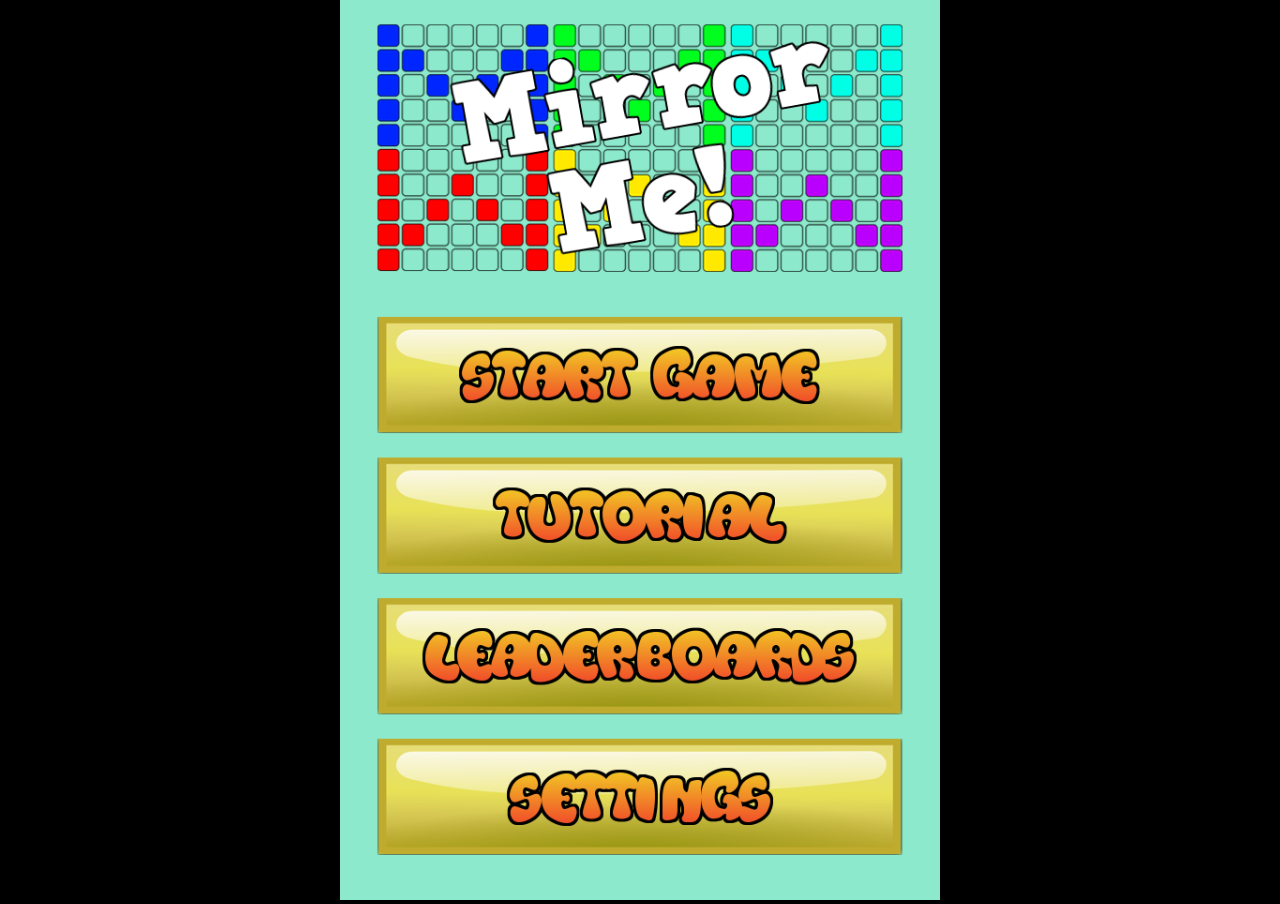
<file: demo/MIRRORME/index.html>
﻿<!DOCTYPE html>
<html lang="en">
<html>
	<head>
		<meta charset="UTF-8">
		<meta name="viewport" content="width=device-width,user-scalable=no,initial-scale=1.0" />
		<meta name="apple-mobile-web-app-capable" content="yes" />
		<title>MirrorMe!</title>
		<link type="text/css" href="css/game_base.css" rel="stylesheet" />
		<script type="text/javascript" src="js/jquery.min.js"></script>
		<script type="text/javascript" src="js/createjs.min.js"></script>
		<script type="text/javascript" src="js/jquery.cookie.js"></script>
		<script type="text/javascript" src="js/game_base.js"></script>
		<script type="text/javascript" src="js/main.js"></script>
		<script>
		var fbLink = 'http://www.facebook.com/sharer/sharer.php?u='+WEB_DIR;
		var twLink = 'http://www.twitter.com/share?url='+WEB_DIR;
		var gplusLink = 'https://plus.google.com/share?url='+WEB_DIR;
				
		function goFB() {
			window.location = fbLink;					
		}
		
		function goTwitter() {
			window.location = twLink;					
		}
		
		function goGPlus() {
			window.location = gplusLink;					
		}
		
		function goAchievement(star, level) {
			var slink;
			var cvalue;
			if(IS_MOBILE) cvalue = testId;
			else {
				//check cookie
				cvalue = getCookie(MM_COOKIE);
				if(cvalue == null) {
					setCookie(MM_COOKIE);
					cvalue = getCookie(MM_COOKIE);
				}
			}
			slink = ACHIEVEMENT_DIR + "?u=" + rota13(cvalue) + "&v=" + rota13(star) + "&w=" + rota13(level);
			window.location = slink;
		}
		
		function goBoard() {
			var slink;
			var cvalue;
			if(IS_MOBILE) cvalue = testId;
			else {
				//check cookie
				cvalue = getCookie(MM_COOKIE);
				if(cvalue == null) {
					setCookie(MM_COOKIE);
					cvalue = getCookie(MM_COOKIE);
				}
			}
			slink = BOARD_DIR + "?u=" + rota13(cvalue);
			window.location = slink;
		}
				
		function submitScore(score) {
			var xmlhttp;
			var slink;
			//var cvalue;
			
			/*
			if(IS_MOBILE) cvalue = testId;
			else {
				//check cookie
				cvalue = getCookie(MM_COOKIE);
				if(cvalue == null) {
					setCookie(MM_COOKIE);
					cvalue = getCookie(MM_COOKIE);
				}
			}*/
			//check cookie
			var cvalue = getCookie(MM_COOKIE);
			if(cvalue == null) {
				setCookie(MM_COOKIE);
				cvalue = getCookie(MM_COOKIE);
			}
			if(cvalue == null) cvalue = testId;			
			slink = BOARD_DIR + "?u=" + rota13(cvalue) + "&v=" + rota13(score);
			
			// new xml http request
			if (window.XMLHttpRequest) {
				// for IE7+, Firefox, Chrome, Opera, Safari
				xmlhttp = new XMLHttpRequest();
			} else {
				// for IE6, IE5
				xmlhttp = new ActiveXObject("Microsoft.XMLHTTP");
			}
			xmlhttp.onreadystatechange = function() {
				if (xmlhttp.readyState == 4 && xmlhttp.status == 200) {
					//document.getElementById("myDiv").innerHTML=xmlhttp.responseText;
				}
			}
			xmlhttp.open("GET",slink,true);
			xmlhttp.send();			
		}
		
		function genId() {
			var base = 10000000;
			return base + Math.floor((Math.random() * base) + 1);
		}
		
		function setCookie(cname) {
			$.cookie(cname, genId(), {expires: 30});
		}
		
		function getCookie(cname) {
			return $.cookie(cname);
		}
		</script>
		
	</head>
	<body>
		<canvas id="stage">MirrorMe!</canvas>		
	</body>
</html>
</file>
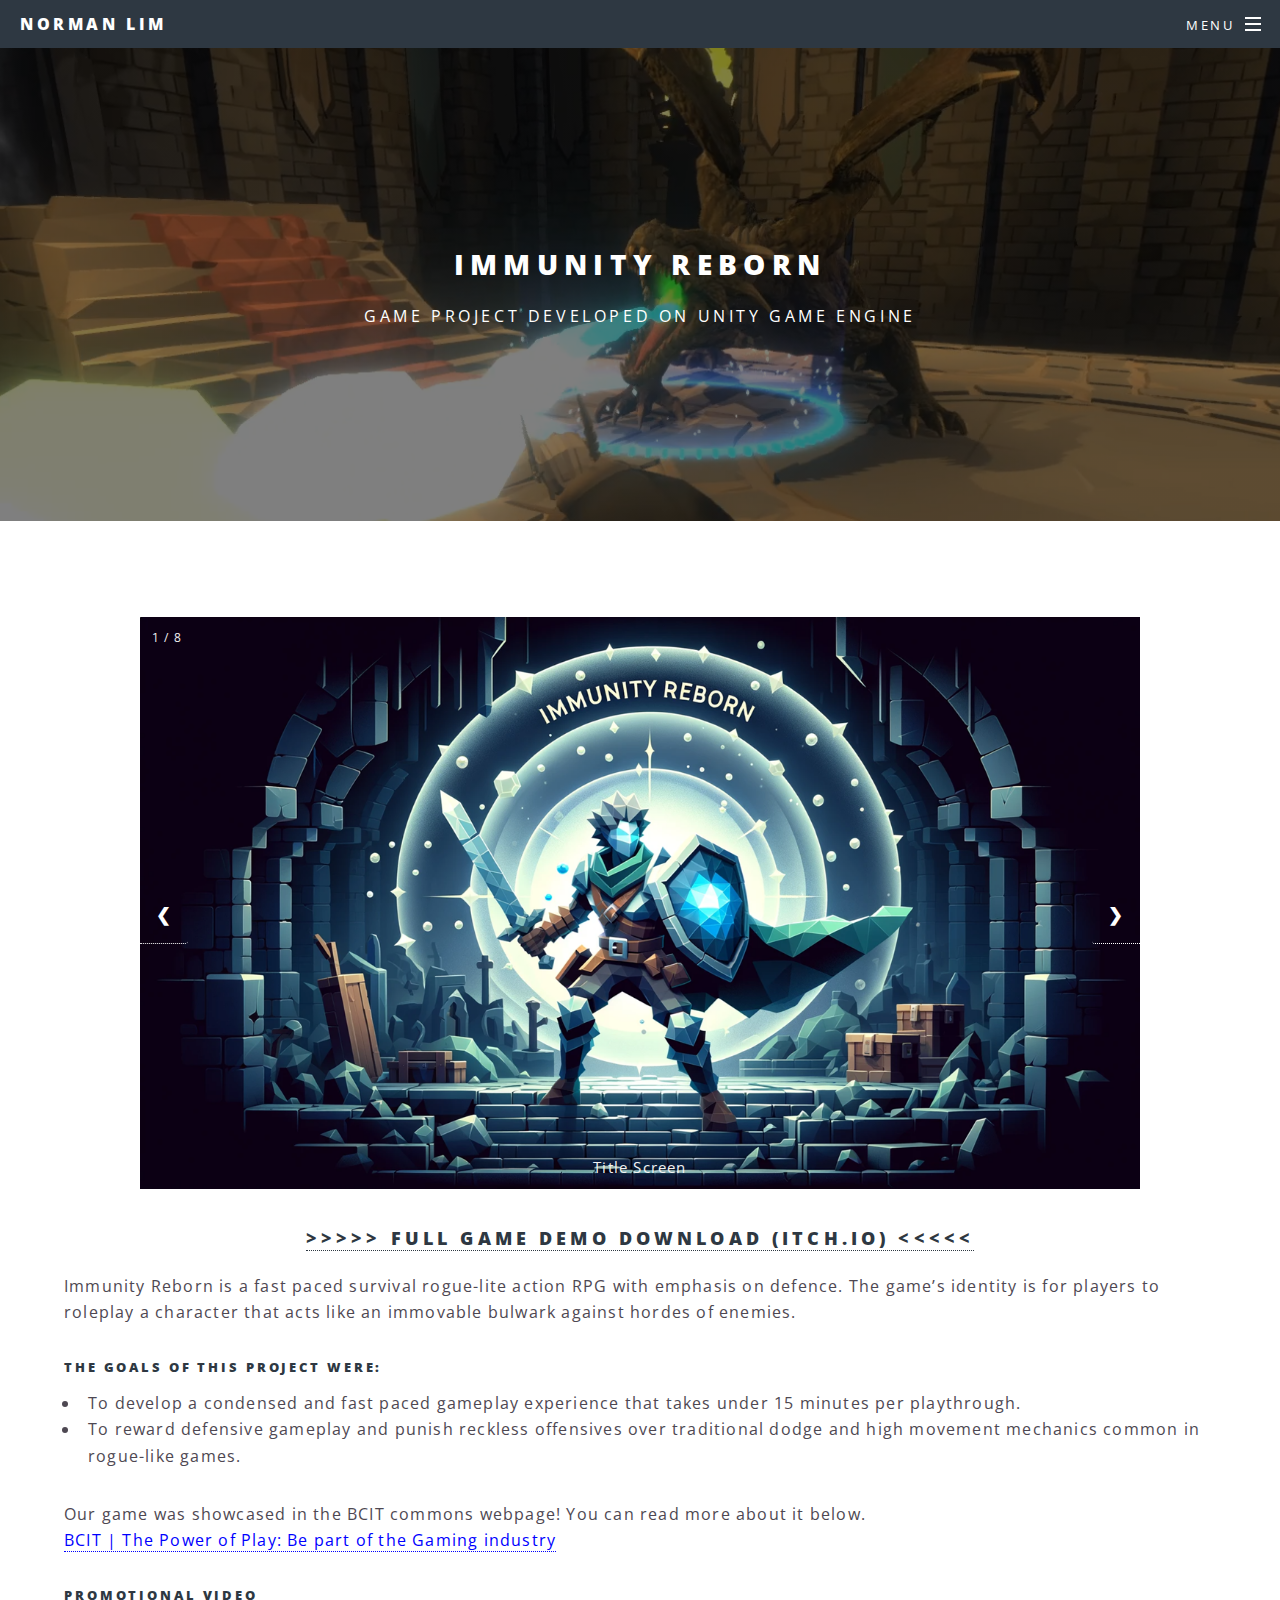
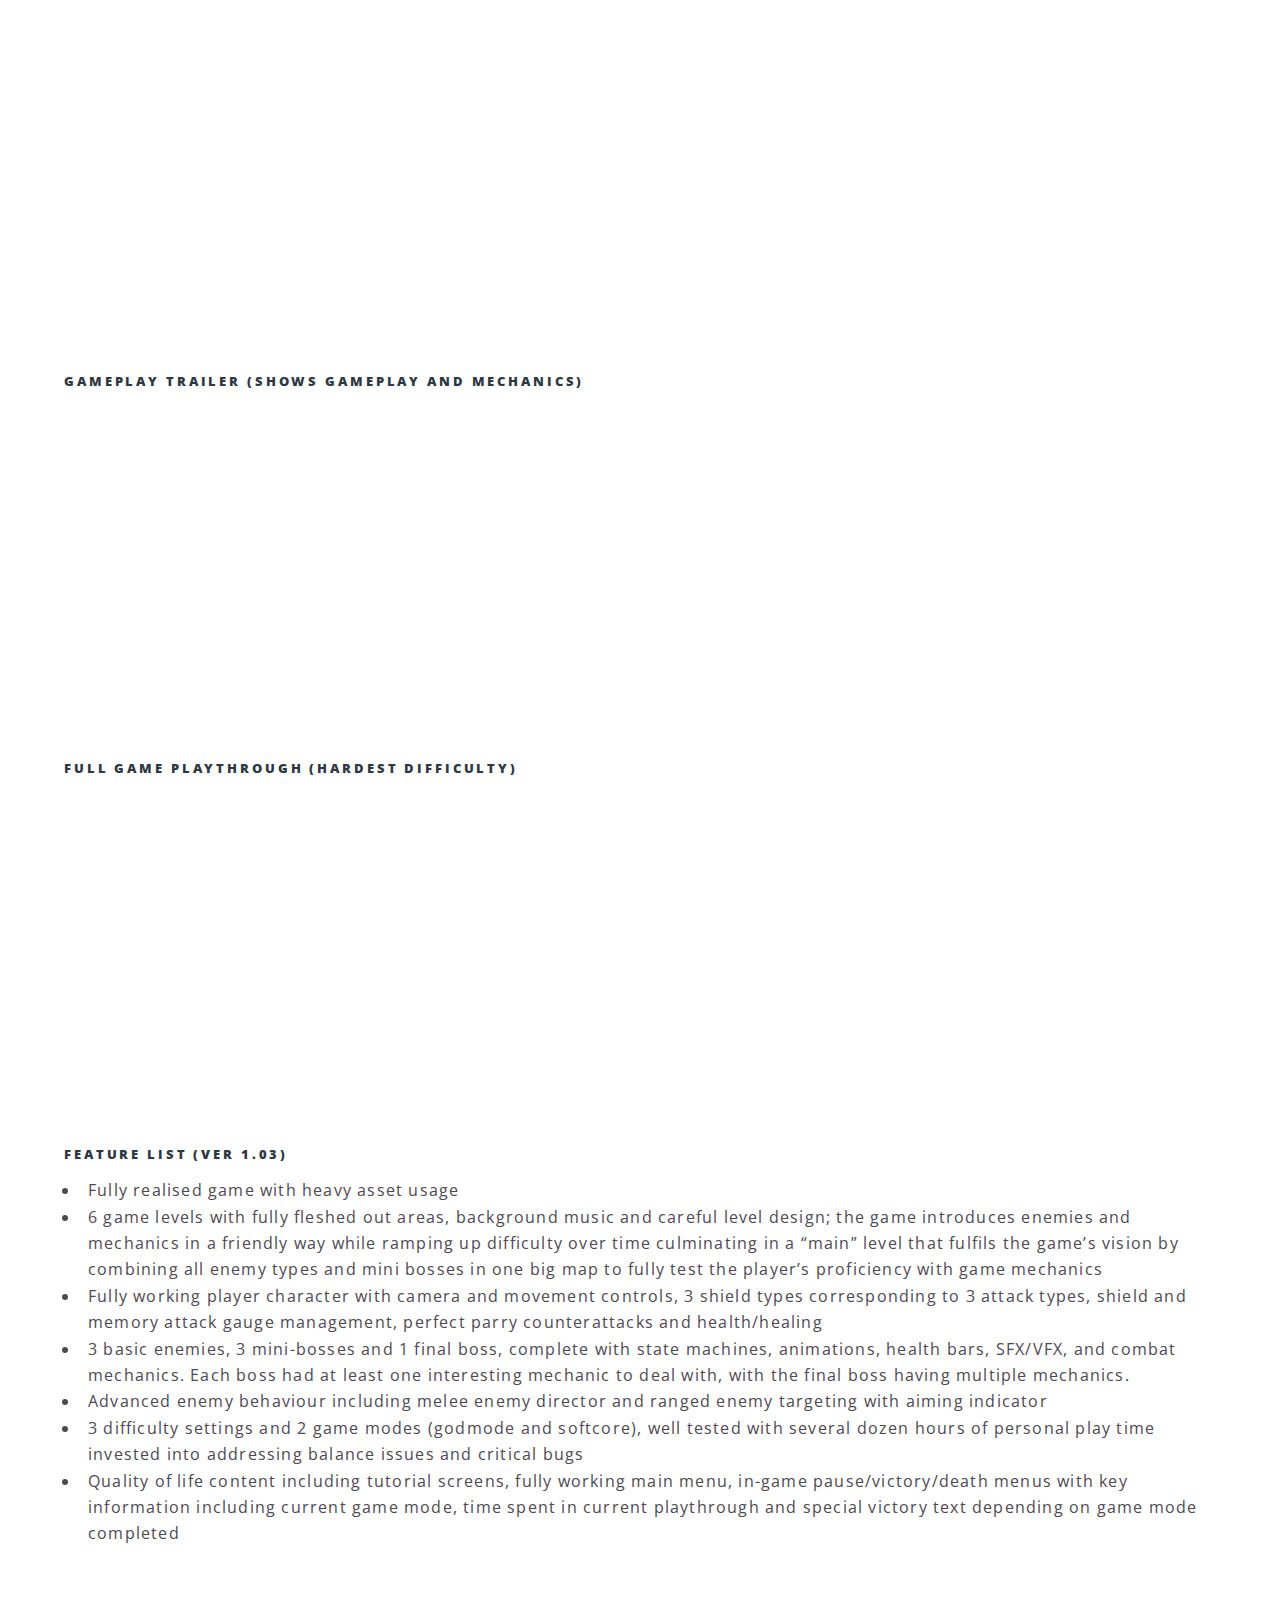
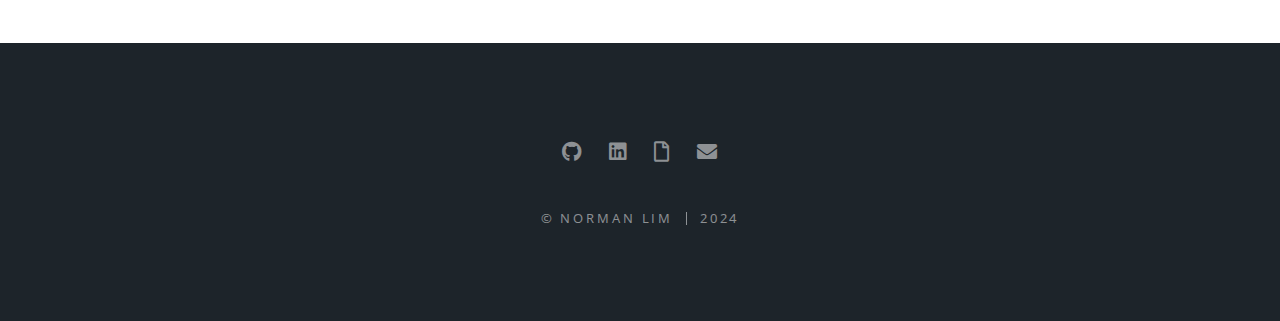
<file: ImmunityReborn.html>
<!DOCTYPE HTML>
<!--
     _  _                           _    _         _   ___ __ ___ _ _  
    | \| |___ _ _ _ __  __ _ _ _   | |  (_)_ __   | | |_  )  \_  ) | | 
    | .` / _ \ '_| '  \/ _` | ' \  | |__| | '  \  | |  / / () / /|_  _|
    |_|\_\___/_| |_|_|_\__,_|_||_| |____|_|_|_|_| | | /___\__/___| |_| 
                                                  |_|                  
-->
<html>
	<head>
		<title>Norman Lim | Bio</title>
		<meta charset="utf-8" />
		<meta name="viewport" content="width=device-width, initial-scale=1, user-scalable=no" />
		<link rel="stylesheet" href="assets/css/main.css" />
		<link rel="stylesheet" href="assets/css/subpage.css">
		<noscript><link rel="stylesheet" href="assets/css/noscript.css" /></noscript>
		<style>
	    /* Custom header background for this page */
			#main > header {
				padding: 12em 0 10em 0 ;
				
				background-image: -moz-linear-gradient(top, rgba(0,0,0,0.5), rgba(0,0,0,0.5)), url("./images/ImmunityRebornBg.jpg");
				background-image: -webkit-linear-gradient(top, rgba(0,0,0,0.5), rgba(0,0,0,0.5)), url("./images/ImmunityRebornBg.jpg");
				background-image: -ms-linear-gradient(top, rgba(0,0,0,0.5), rgba(0,0,0,0.5)), url("./images/ImmunityRebornBg.jpg");
				background-image: linear-gradient(top, rgba(0,0,0,0.5), rgba(0,0,0,0.5)), url("./images/ImmunityRebornBg.jpg");
				
				background-attachment: fixed;
				background-position: center center;
				background-repeat: no-repeat;
				background-size: cover;
				text-align: center;
			}
	    </style>
	</head>
	<body class="is-preload">

		<!-- Page Wrapper -->
			<div id="page-wrapper">

				<!-- Header -->
					<header id="header">
						<h1><a href="index.html">Norman Lim</a></h1>
						<nav id="nav">
							<ul>
								<li class="special">
									<a href="#menu" class="menuToggle"><span>Menu</span></a>
									<div id="menu">
										<ul>
											<li><a href="index.html">Home</a></li>
											<li><a href="ProjectsList.html">Projects List</a></li>
										</ul>
									</div>
								</li>
							</ul>
						</nav>
					</header>

				<!-- Main -->
					<article id="main">
						<header>
							<h2>IMMUNITY REBORN</h2>
							<p>Game Project Developed on Unity Game Engine</p>
						</header>
						<section class="wrapper style5">
							<div class="inner">

								<div class="slideshow-container">

									<!-- Full-width images with number and caption text -->
									<div class="mySlides fade">
										<div class="numbertext">1 / 8</div>
										<img src="images/IMMUNITYREBORN/Titlescreen.jpg" style="width:100%">
										<div class="text">Title Screen</div>
									</div>

									<div class="mySlides fade">
										<div class="numbertext">2 / 8</div>
										<img src="images/IMMUNITYREBORN/Showcase-0.jpg" style="width:100%">
										<div class="text">UI and Environment</div>
									</div>
							
									<div class="mySlides fade">
										<div class="numbertext">3 / 8</div>
										<img src="images/IMMUNITYREBORN/Showcase-1.jpg" style="width:100%">
										<div class="text">Room Showcase</div>
									</div>
							
									<div class="mySlides fade">
										<div class="numbertext">4 / 8</div>
										<img src="images/IMMUNITYREBORN/Showcase-2.jpg" style="width:100%">
										<div class="text">Boss Showcase</div>
									</div>

									<div class="mySlides fade">
										<div class="numbertext">5 / 8</div>
										<img src="images/IMMUNITYREBORN/Showcase-3.jpg" style="width:100%">
										<div class="text">Ranged Monsters</div>
									</div>

									<div class="mySlides fade">
										<div class="numbertext">6 / 8</div>
										<img src="images/IMMUNITYREBORN/Showcase-4.jpg" style="width:100%">
										<div class="text">Melee Monsters</div>
									</div>

									<div class="mySlides fade">
										<div class="numbertext">7 / 8</div>
										<img src="images/IMMUNITYREBORN/Showcase-5.jpg" style="width:100%">
										<div class="text">Magic Monsters</div>
									</div>

									<div class="mySlides fade">
										<div class="numbertext">8 / 8</div>
										<img src="images/IMMUNITYREBORN/Showcase-6.gif" style="width:100%">
										<div class="text">Animation Showcase</div>
									</div>
							
									<!-- Next and previous buttons -->
									<a class="prev" onclick="plusSlides(-1)">&#10094;</a>
									<a class="next" onclick="plusSlides(1)">&#10095;</a>
								</div>

								<br>

								<h3 align="center"><a href="https://delainetan.itch.io/immunity-reborn"> >>>>> Full Game Demo Download (itch.io) <<<<<</a></h3>

								<!-- <h3>More details to come!</h3> -->

								<p>	Immunity Reborn is a fast paced survival rogue-lite action RPG with emphasis on defence. 
										The game’s identity is for players to roleplay a character that acts like an immovable bulwark against hordes of enemies.	</p>
								<p></p>

								<h5>The goals of this project were:</h5>
								<ul>
									<li>To develop a condensed and fast paced gameplay experience that takes under 15 minutes per playthrough.</li>
									<li>To reward defensive gameplay and punish reckless offensives over traditional dodge and high movement mechanics common in rogue-like games. </li>
								</ul>

								<p>Our game was showcased in the BCIT commons webpage! You can read more about it below. </br><a href="https://commons.bcit.ca/news/2024/02/the-power-of-play-be-part-of-the-gaming-industry/">BCIT | The Power of Play: Be part of the Gaming industry</a></p>

								<h5>Promotional Video</h5>
								<p>
								<iframe width="560" height="315" src="https://www.youtube-nocookie.com/embed/2rafLTP-DQc?si=2LWQttAk1E7NIkYb" title="YouTube video player" frameborder="0" allow="accelerometer; autoplay; clipboard-write; encrypted-media; gyroscope; picture-in-picture; web-share" referrerpolicy="strict-origin-when-cross-origin" allowfullscreen></iframe>
								</p>

								<h5>Gameplay Trailer (Shows Gameplay and Mechanics)</h5>
								<p>
								<iframe width="560" height="315" src="https://www.youtube-nocookie.com/embed/fQqA7Sejlzo?si=B4x8gievWCGGinMN" title="YouTube video player" frameborder="0" allow="accelerometer; autoplay; clipboard-write; encrypted-media; gyroscope; picture-in-picture; web-share" referrerpolicy="strict-origin-when-cross-origin" allowfullscreen></iframe>
								</p>

								<h5>Full Game Playthrough (Hardest Difficulty)</h5>
								<p>
									<iframe width="560" height="315" src="https://www.youtube-nocookie.com/embed/yMqM_m9Zgl4?si=nYjVsm8084QnMKDU" title="YouTube video player" frameborder="0" allow="accelerometer; autoplay; clipboard-write; encrypted-media; gyroscope; picture-in-picture; web-share" referrerpolicy="strict-origin-when-cross-origin" allowfullscreen></iframe>
								</p>

								<h5>Feature List (Ver 1.03)</h5>
								<ul>
									<li>Fully realised game with heavy asset usage</li>
									<li>6 game levels with fully fleshed out areas, background music and careful level design; the game introduces enemies and mechanics in a friendly way while ramping up difficulty over time culminating in a “main” level that fulfils the game’s vision by combining all enemy types and mini bosses in one big map to fully test the player’s proficiency with game mechanics</li>
									<li>Fully working player character with camera and movement controls, 3 shield types corresponding to 3 attack types, shield and memory attack gauge management, perfect parry counterattacks and health/healing</li>
									<li>3 basic enemies, 3 mini-bosses and 1 final boss, complete with state machines, animations, health bars, SFX/VFX, and combat mechanics. Each boss had at least one interesting mechanic to deal with, with the final boss having multiple mechanics.</li>
									<li>Advanced enemy behaviour including melee enemy director and ranged enemy targeting with aiming indicator</li>
									<li>3 difficulty settings and 2 game modes (godmode and softcore), well tested with several dozen hours of personal play time invested into addressing balance issues and critical bugs</li>
									<li>Quality of life content including tutorial screens, fully working main menu, in-game pause/victory/death menus with key information including current game mode, time spent in current playthrough and special victory text depending on game mode completed</li>
								</ul>

								<!-- <p>Vestibulum ultrices risus velit, sit amet blandit massa auctor sit amet. Sed eu lectus sem. Phasellus in odio at ipsum porttitor mollis id vel diam. Praesent sit amet posuere risus, eu faucibus lectus. Vivamus ex ligula, tempus pulvinar ipsum in, auctor porta quam. Proin nec dui cursus, posuere dui eget interdum. Fusce lectus magna, sagittis at facilisis vitae, pellentesque at etiam. Quisque posuere leo quis sem commodo, vel scelerisque nisi scelerisque. Suspendisse id quam vel tortor tincidunt suscipit. Nullam auctor orci eu dolor consectetur, interdum ullamcorper ante tincidunt. Mauris felis nec felis elementum varius.</p> -->

							</div>
						</section>
					</article>

				<!-- Footer -->
					<footer id="footer">
						<ul class="icons">
							<li><a href="https://github.com/normanlim" class="icon brands fa-github"><span class="label">Twitter</span></a></li>
							<li><a href="https://ca.linkedin.com/in/normlim" class="icon brands fa-linkedin"><span class="label">Facebook</span></a></li>
							<li><a href="https://drive.google.com/file/d/1EGHfParlTuU93EjawXddwA153FY07BlB/view?usp=sharing" class="icon regular fa-file"><span class="label">Instagram</span></a></li>
							<li><a href="mailto:Norman.Lim02@gmail.com" class="icon solid fa-envelope"><span class="label">Email</span></a></li>
						</ul>
						<ul class="copyright">
							<li>&copy; Norman Lim</li><li>2024</li>
						</ul>
					</footer>

			</div>

		<!-- Scripts -->
			<script src="assets/js/jquery.min.js"></script>
			<script src="assets/js/jquery.scrollex.min.js"></script>
			<script src="assets/js/jquery.scrolly.min.js"></script>
			<script src="assets/js/browser.min.js"></script>
			<script src="assets/js/breakpoints.min.js"></script>
			<script src="assets/js/util.js"></script>
			<script src="assets/js/main.js"></script>
			<script src="assets/js/slideshow.js"></script>
	</body>
</html>
</file>
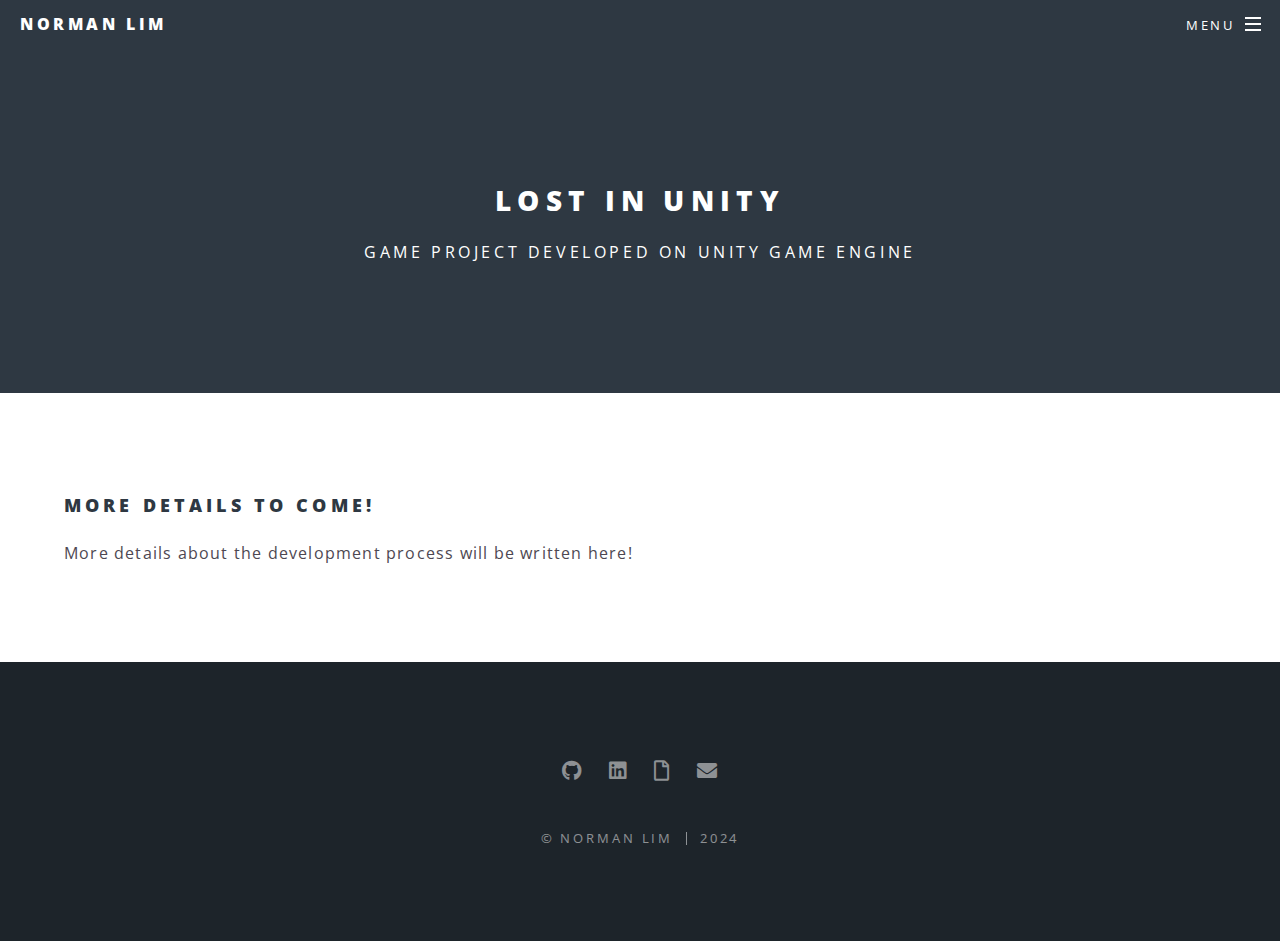
<file: LostInUnity.html>
<!DOCTYPE HTML>
<!--
     _  _                           _    _         _   ___ __ ___ _ _  
    | \| |___ _ _ _ __  __ _ _ _   | |  (_)_ __   | | |_  )  \_  ) | | 
    | .` / _ \ '_| '  \/ _` | ' \  | |__| | '  \  | |  / / () / /|_  _|
    |_|\_\___/_| |_|_|_\__,_|_||_| |____|_|_|_|_| | | /___\__/___| |_| 
                                                  |_|                  
-->
<html>
	<head>
		<title>Norman Lim | Bio</title>
		<meta charset="utf-8" />
		<meta name="viewport" content="width=device-width, initial-scale=1, user-scalable=no" />
		<link rel="stylesheet" href="assets/css/main.css" />
		<noscript><link rel="stylesheet" href="assets/css/noscript.css" /></noscript>
	</head>
	<body class="is-preload">

		<!-- Page Wrapper -->
			<div id="page-wrapper">

				<!-- Header -->
					<header id="header">
						<h1><a href="index.html">Norman Lim</a></h1>
						<nav id="nav">
							<ul>
								<li class="special">
									<a href="#menu" class="menuToggle"><span>Menu</span></a>
									<div id="menu">
										<ul>
											<li><a href="index.html">Home</a></li>
											<li><a href="LostInUnity.html">Lost In Unity</a></li>
											<li><a href="ImmunityReborn.html">IMMUNITY REBORN</a></li>
 											<!--<li><a href="#">Sign Up</a></li>
											<li><a href="#">Log In</a></li> -->
										</ul>
									</div>
								</li>
							</ul>
						</nav>
					</header>

				<!-- Main -->
					<article id="main">
						<header>
							<h2>Lost In Unity</h2>
							<p>Game Project Developed on Unity Game Engine</p>
						</header>
						<section class="wrapper style5">
							<div class="inner">

								<h3>More details to come!</h3>
								<p>More details about the development process will be written here!</p>

								<!-- <p>Vestibulum ultrices risus velit, sit amet blandit massa auctor sit amet. Sed eu lectus sem. Phasellus in odio at ipsum porttitor mollis id vel diam. Praesent sit amet posuere risus, eu faucibus lectus. Vivamus ex ligula, tempus pulvinar ipsum in, auctor porta quam. Proin nec dui cursus, posuere dui eget interdum. Fusce lectus magna, sagittis at facilisis vitae, pellentesque at etiam. Quisque posuere leo quis sem commodo, vel scelerisque nisi scelerisque. Suspendisse id quam vel tortor tincidunt suscipit. Nullam auctor orci eu dolor consectetur, interdum ullamcorper ante tincidunt. Mauris felis nec felis elementum varius.</p> -->

<!-- 								<hr />

								<h4>Feugiat aliquam</h4>
								<p>Nam sapien ante, varius in pulvinar vitae, rhoncus id massa. Donec varius ex in mauris ornare, eget euismod urna egestas. Etiam lacinia tempor ipsum, sodales porttitor justo. Aliquam dolor quam, semper in tortor eu, volutpat efficitur quam. Fusce nec fermentum nisl. Aenean erat diam, tempus aliquet erat.</p>

								<p>Etiam iaculis nulla ipsum, et pharetra libero rhoncus ut. Phasellus rutrum cursus velit, eget condimentum nunc blandit vel. In at pulvinar lectus. Morbi diam ante, vulputate et imperdiet eget, fermentum non dolor. Ut eleifend sagittis tincidunt. Sed viverra commodo mi, ac rhoncus justo. Duis neque ligula, elementum ut enim vel, posuere finibus justo. Vivamus facilisis maximus nibh quis pulvinar. Quisque hendrerit in ipsum id tellus facilisis fermentum. Proin mauris dui, at vestibulum sit amet, auctor bibendum neque.</p>
 -->
							</div>
						</section>
					</article>

				<!-- Footer -->
					<footer id="footer">
						<ul class="icons">
							<li><a href="https://github.com/normanlim" class="icon brands fa-github"><span class="label">Twitter</span></a></li>
							<li><a href="https://ca.linkedin.com/in/normlim" class="icon brands fa-linkedin"><span class="label">Facebook</span></a></li>
							<li><a href="https://drive.google.com/file/d/1EGHfParlTuU93EjawXddwA153FY07BlB/view?usp=sharing" class="icon regular fa-file"><span class="label">Instagram</span></a></li>
							<li><a href="mailto:Norman.Lim02@gmail.com" class="icon solid fa-envelope"><span class="label">Email</span></a></li>
						</ul>
						<ul class="copyright">
							<li>&copy; Norman Lim</li><li>2024</li>
						</ul>
					</footer>

			</div>

		<!-- Scripts -->
			<script src="assets/js/jquery.min.js"></script>
			<script src="assets/js/jquery.scrollex.min.js"></script>
			<script src="assets/js/jquery.scrolly.min.js"></script>
			<script src="assets/js/browser.min.js"></script>
			<script src="assets/js/breakpoints.min.js"></script>
			<script src="assets/js/util.js"></script>
			<script src="assets/js/main.js"></script>

	</body>
</html>
</file>
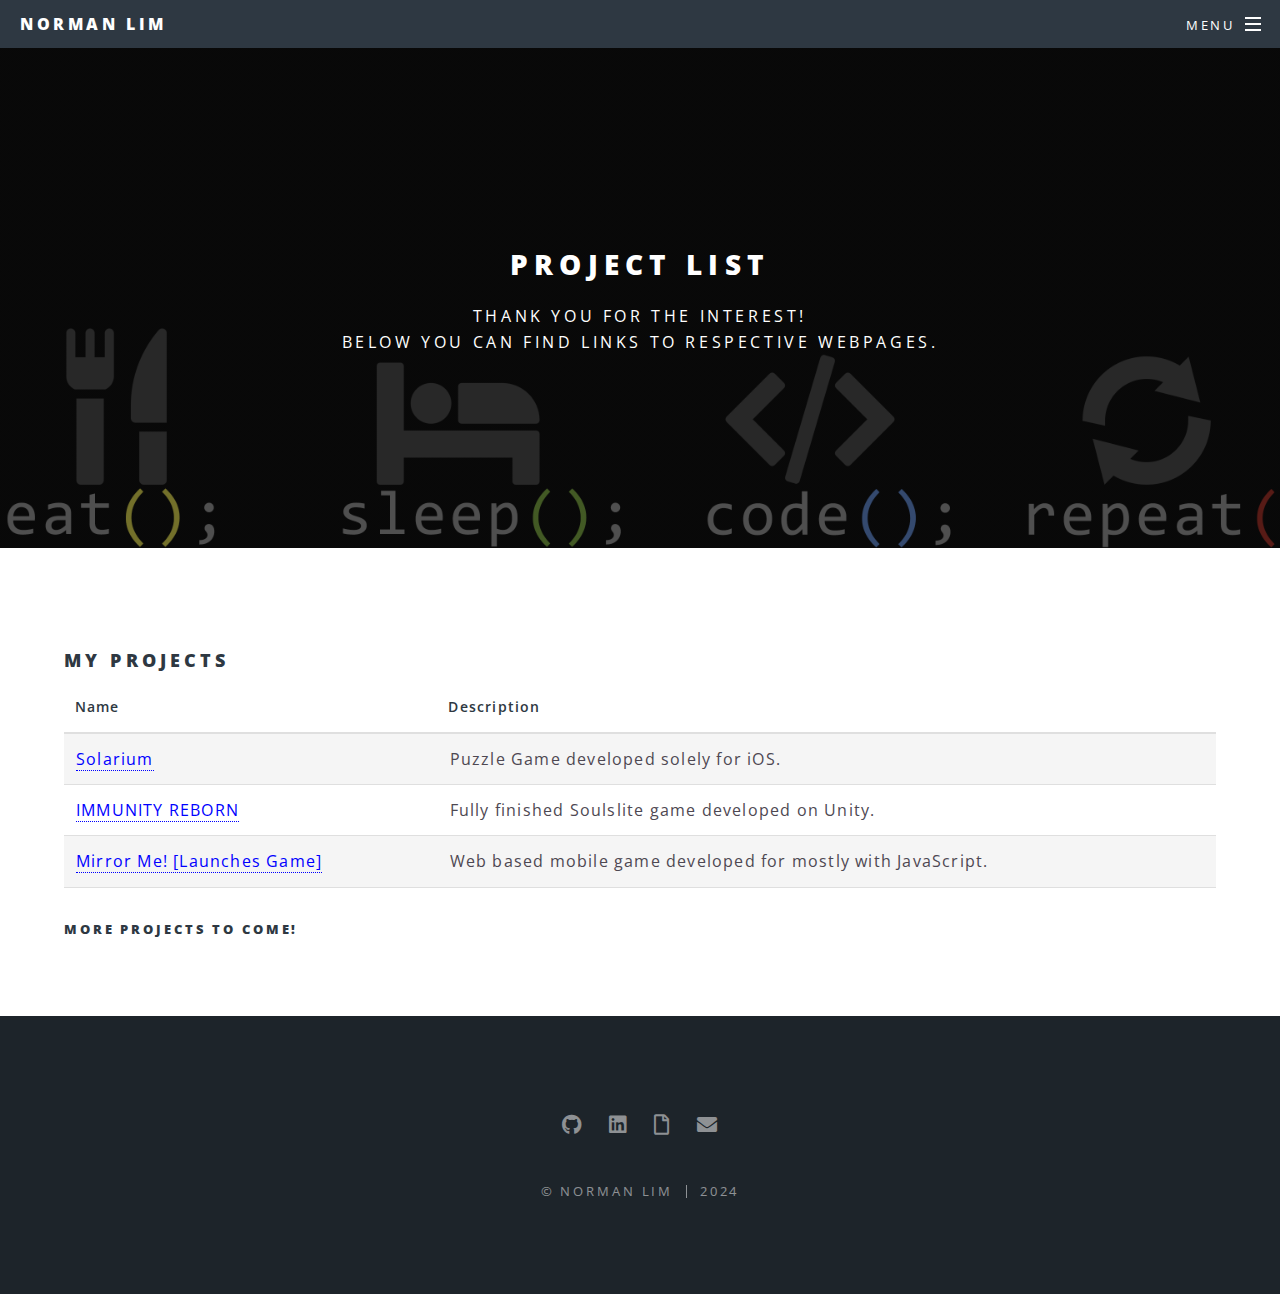
<file: ProjectsList.html>
<!DOCTYPE HTML>
<!--
     _  _                           _    _         _   ___ __ ___ _ _  
    | \| |___ _ _ _ __  __ _ _ _   | |  (_)_ __   | | |_  )  \_  ) | | 
    | .` / _ \ '_| '  \/ _` | ' \  | |__| | '  \  | |  / / () / /|_  _|
    |_|\_\___/_| |_|_|_\__,_|_||_| |____|_|_|_|_| | | /___\__/___| |_| 
                                                  |_|                  
-->
<html>
	<head>
		<title>Norman Lim | Bio</title>
		<meta charset="utf-8" />
		<meta name="viewport" content="width=device-width, initial-scale=1, user-scalable=no" />
		<link rel="stylesheet" href="assets/css/main.css" />
		<noscript><link rel="stylesheet" href="assets/css/noscript.css" /></noscript>
		<style>
	        /* Custom header background for this page */
			#main > header {
				padding: 12em 0 10em 0 ;
				
				background-image: -moz-linear-gradient(top, rgba(0,0,0,0.5), rgba(0,0,0,0.5)), url("./images/ProjectListBg.jpg");
				background-image: -webkit-linear-gradient(top, rgba(0,0,0,0.5), rgba(0,0,0,0.5)), url("./images/ProjectListBg.jpg");
				background-image: -ms-linear-gradient(top, rgba(0,0,0,0.5), rgba(0,0,0,0.5)), url("./images/ProjectListBg.jpg");
				background-image: linear-gradient(top, rgba(0,0,0,0.5), rgba(0,0,0,0.5)), url("./images/ProjectListBg.jpg");
				
				background-attachment: fixed;
				background-position: center center;
				background-repeat: no-repeat;
				background-size: cover;
				text-align: center;
			}
	    </style>
	</head>
	<body class="is-preload">

		<!-- Page Wrapper -->
			<div id="page-wrapper">

				<!-- Header -->
					<header id="header">
						<h1><a href="index.html">Norman Lim</a></h1>
						<nav id="nav">
							<ul>
								<li class="special">
									<a href="#menu" class="menuToggle"><span>Menu</span></a>
									<div id="menu">
										<ul>
											<li><a href="index.html">Home</a></li>
											<li><a href="ProjectsList.html">Projects List</a></li>
										</ul>
									</div>
								</li>
							</ul>
						</nav>
					</header>

				<!-- Main -->
					<article id="main">
						<header>
							<h2>Project List</h2>
							<p>Thank you for the interest! <br>Below you can find links to respective webpages.</p>
						</header>
						<section class="wrapper style5">
							<div class="inner">

								<h3>My Projects</h3>

								<div class="table-wrapper">
									<table>
										<thead>
											<tr>
												<th>Name</th>
												<th>Description</th>
											</tr>
										</thead>
										<tbody>
											<tr>
												<td><a href="./Solarium.html">Solarium</a></td>
												<td>Puzzle Game developed solely for iOS.</td>
											</tr>
											<tr>
												<td><a href="./ImmunityReborn.html">IMMUNITY REBORN</a></td>
												<td>Fully finished Soulslite game developed on Unity.</td>
											</tr>
											<!-- <tr>
												<td><a href="./LostInUnity.html">Lost In Unity</a></td>
												<td>Maze Game developed on Unity.</td>
											</tr> -->
											<tr>
												<td><a href="./demo/MIRRORME/index.html">Mirror Me! [Launches Game]</a></td>
												<td>Web based mobile game developed for mostly with JavaScript.</td>
											</tr>

										</tbody>
									</table>
								</div>

								<h5>More projects to come!</h5>

							</div>
						</section>
					</article>

				<!-- Footer -->
					<footer id="footer">
						<ul class="icons">
							<li><a href="https://github.com/normanlim" class="icon brands fa-github"><span class="label">Twitter</span></a></li>
							<li><a href="https://ca.linkedin.com/in/normlim" class="icon brands fa-linkedin"><span class="label">Facebook</span></a></li>
							<li><a href="https://drive.google.com/file/d/1EGHfParlTuU93EjawXddwA153FY07BlB/view?usp=sharing" class="icon regular fa-file"><span class="label">Instagram</span></a></li>
							<li><a href="mailto:Norman.Lim02@gmail.com" class="icon solid fa-envelope"><span class="label">Email</span></a></li>
						</ul>
						<ul class="copyright">
							<li>&copy; Norman Lim</li><li>2024</li>
						</ul>
					</footer>

			</div>

		<!-- Scripts -->
			<script src="assets/js/jquery.min.js"></script>
			<script src="assets/js/jquery.scrollex.min.js"></script>
			<script src="assets/js/jquery.scrolly.min.js"></script>
			<script src="assets/js/browser.min.js"></script>
			<script src="assets/js/breakpoints.min.js"></script>
			<script src="assets/js/util.js"></script>
			<script src="assets/js/main.js"></script>

	</body>
</html>
</file>
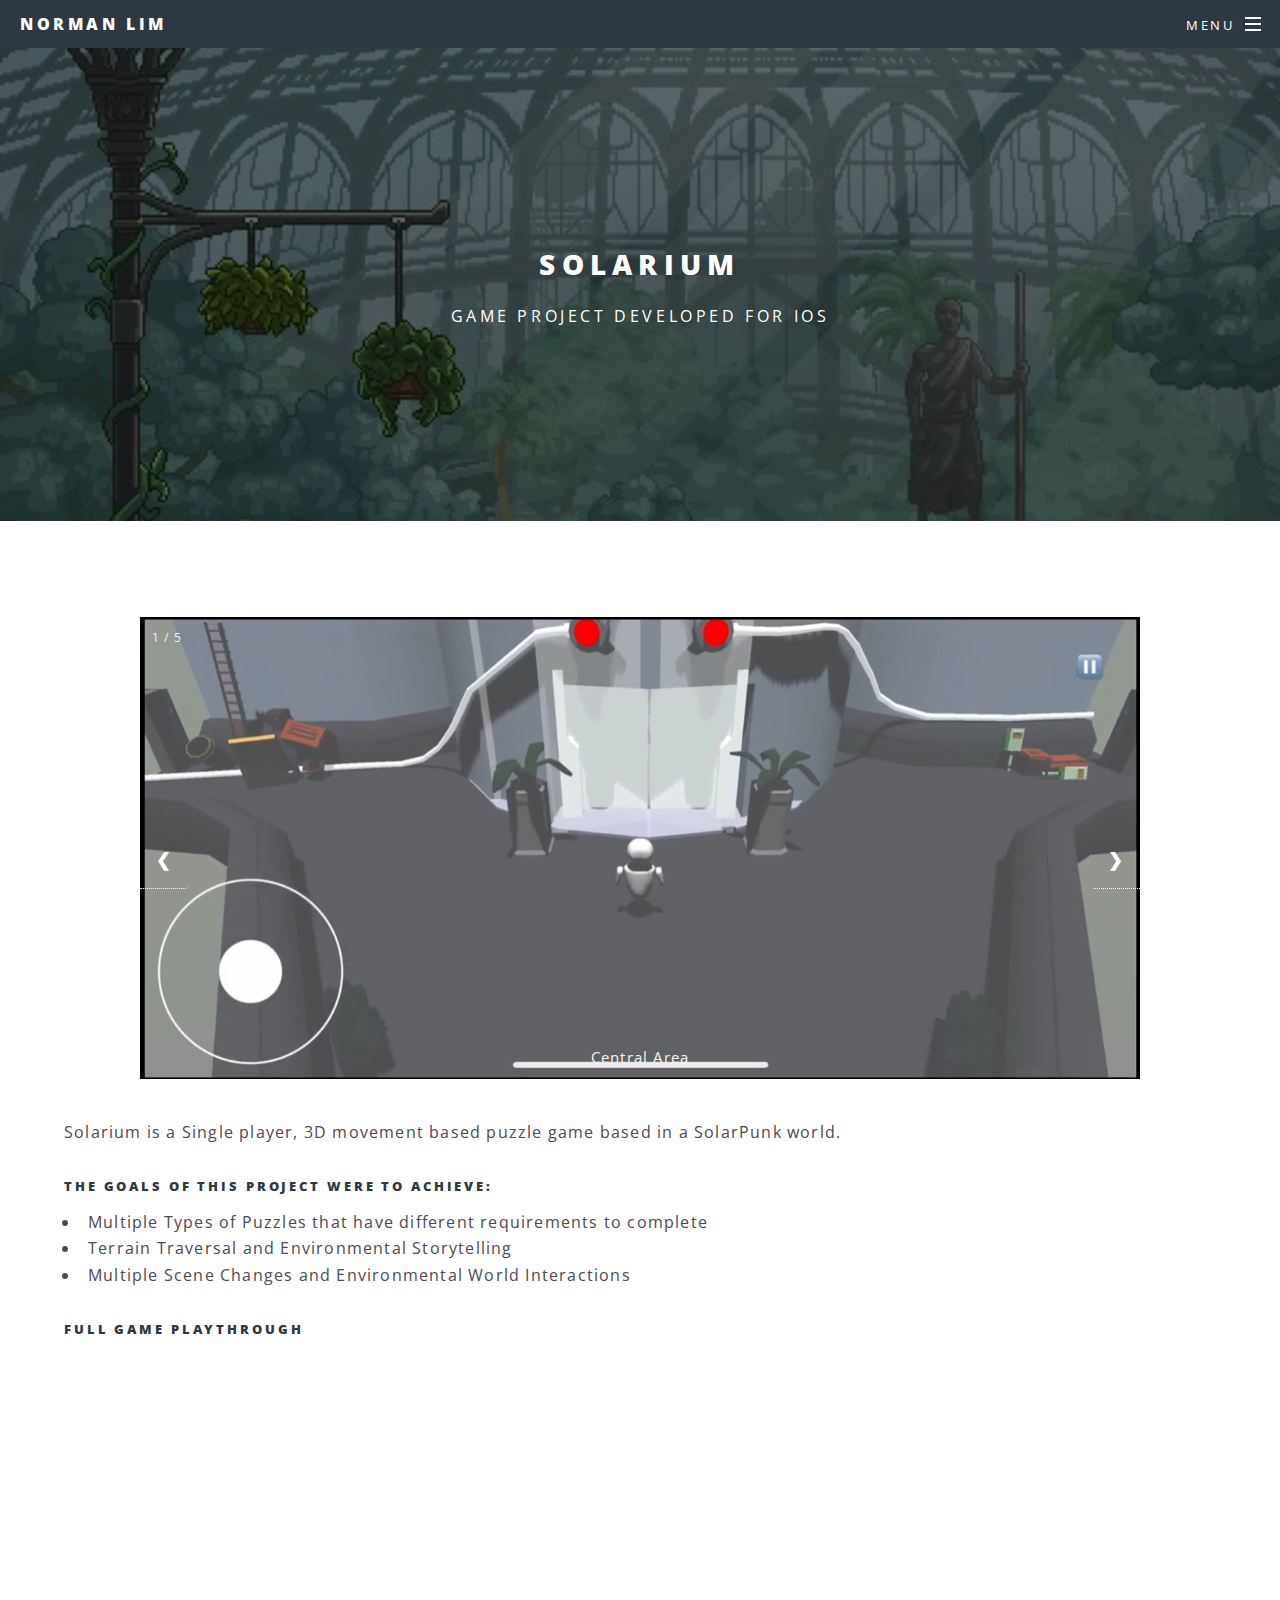
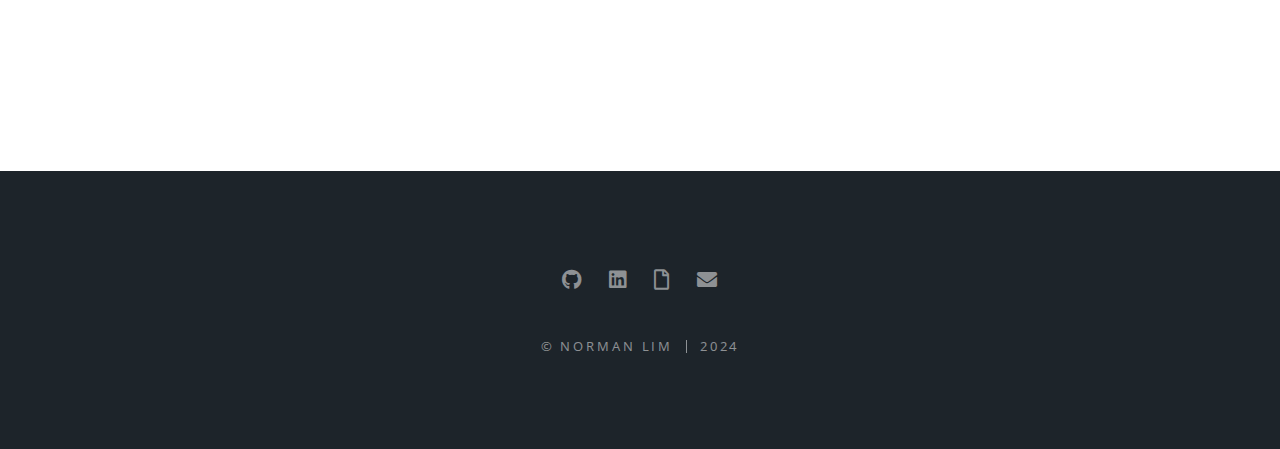
<file: Solarium.html>
<!DOCTYPE HTML>
<!--
     _  _                           _    _         _   ___ __ ___ _ _  
    | \| |___ _ _ _ __  __ _ _ _   | |  (_)_ __   | | |_  )  \_  ) | | 
    | .` / _ \ '_| '  \/ _` | ' \  | |__| | '  \  | |  / / () / /|_  _|
    |_|\_\___/_| |_|_|_\__,_|_||_| |____|_|_|_|_| | | /___\__/___| |_| 
                                                  |_|                  
-->
<html>
	<head>
		<title>Norman Lim | Bio</title>
		<meta charset="utf-8" />
		<meta name="viewport" content="width=device-width, initial-scale=1, user-scalable=no" />
		<link rel="stylesheet" href="assets/css/main.css" />
		<link rel="stylesheet" href="assets/css/subpage.css">
		<noscript><link rel="stylesheet" href="assets/css/noscript.css" /></noscript>
		<style>
	    /* Custom header background for this page */
			#main > header {
				padding: 12em 0 10em 0 ;
				
				background-image: -moz-linear-gradient(top, rgba(0,0,0,0.5), rgba(0,0,0,0.5)), url("./images/SolariumBg.jpg");
				background-image: -webkit-linear-gradient(top, rgba(0,0,0,0.5), rgba(0,0,0,0.5)), url("./images/SolariumBg.jpg");
				background-image: -ms-linear-gradient(top, rgba(0,0,0,0.5), rgba(0,0,0,0.5)), url("./images/SolariumBg.jpg");
				background-image: linear-gradient(top, rgba(0,0,0,0.5), rgba(0,0,0,0.5)), url("./images/SolariumBg.jpg");
				
				background-attachment: fixed;
				background-position: center center;
				background-repeat: no-repeat;
				background-size: cover;
				text-align: center;
			}
	    </style>
	</head>
	<body class="is-preload">

		<!-- Page Wrapper -->
			<div id="page-wrapper">

				<!-- Header -->
					<header id="header">
						<h1><a href="index.html">Norman Lim</a></h1>
						<nav id="nav">
							<ul>
								<li class="special">
									<a href="#menu" class="menuToggle"><span>Menu</span></a>
									<div id="menu">
										<ul>
											<li><a href="index.html">Home</a></li>
											<li><a href="ProjectsList.html">Projects List</a></li>
										</ul>
									</div>
								</li>
							</ul>
						</nav>
					</header>

				<!-- Main -->
					<article id="main">
						<header>
							<h2>Solarium</h2>
							<p>Game Project Developed for iOS</p>
						</header>
						<section class="wrapper style5">
							<div class="inner">

								<div class="slideshow-container">

									<!-- Full-width images with number and caption text -->
									<div class="mySlides fade">
										<div class="numbertext">1 / 5</div>
										<img src="images/Solarium/Showcase-1.png" style="width:100%">
										<div class="text">Central Area</div>
									</div>

									<div class="mySlides fade">
										<div class="numbertext">2 / 5</div>
										<img src="images/Solarium/Showcase-2.png" style="width:100%">
										<div class="text">Water Room</div>
									</div>
							
									<div class="mySlides fade">
										<div class="numbertext">3 / 5</div>
										<img src="images/Solarium/Showcase-3.png" style="width:100%">
										<div class="text">Escalator Puzzle</div>
									</div>
							
									<div class="mySlides fade">
										<div class="numbertext">4 / 5</div>
										<img src="images/Solarium/Showcase-4.png" style="width:100%">
										<div class="text">Garden and objective showcase</div>
									</div>

									<div class="mySlides fade">
										<div class="numbertext">5 / 5</div>
										<img src="images/Solarium/Showcase-5.png" style="width:100%">
										<div class="text">Cryptic Puzzle Showcase</div>
									</div>
							
									<!-- Next and previous buttons -->
									<a class="prev" onclick="plusSlides(-1)">&#10094;</a>
									<a class="next" onclick="plusSlides(1)">&#10095;</a>
								</div>

								<p></p>

								<p>Solarium is a Single player, 3D movement based puzzle game based in a SolarPunk world.</p>
								<p></p>

								<h5>The goals of this project were to achieve:</h5>
								<ul>
									<li>Multiple Types of Puzzles that have different requirements to complete </li>
									<li>Terrain Traversal and Environmental Storytelling</li>
									<li>Multiple Scene Changes and Environmental World Interactions</li>
								</ul>

								<h5>Full Game Playthrough</h5>
								<p>
									<iframe width="560" height="315" src="https://www.youtube.com/embed/r71vJRtPCmo?si=iLhpntzpR3kuQ9GG" title="YouTube video player" frameborder="0" allow="accelerometer; autoplay; clipboard-write; encrypted-media; gyroscope; picture-in-picture; web-share" referrerpolicy="strict-origin-when-cross-origin" allowfullscreen></iframe>
								</p>

							</div>
						</section>
					</article>

				<!-- Footer -->
					<footer id="footer">
						<ul class="icons">
							<li><a href="https://github.com/normanlim" class="icon brands fa-github"><span class="label">Twitter</span></a></li>
							<li><a href="https://ca.linkedin.com/in/normlim" class="icon brands fa-linkedin"><span class="label">Facebook</span></a></li>
							<li><a href="https://drive.google.com/file/d/1EGHfParlTuU93EjawXddwA153FY07BlB/view?usp=sharing" class="icon regular fa-file"><span class="label">Instagram</span></a></li>
							<li><a href="mailto:Norman.Lim02@gmail.com" class="icon solid fa-envelope"><span class="label">Email</span></a></li>
						</ul>
						<ul class="copyright">
							<li>&copy; Norman Lim</li><li>2024</li>
						</ul>
					</footer>

			</div>

		<!-- Scripts -->
			<script src="assets/js/jquery.min.js"></script>
			<script src="assets/js/jquery.scrollex.min.js"></script>
			<script src="assets/js/jquery.scrolly.min.js"></script>
			<script src="assets/js/browser.min.js"></script>
			<script src="assets/js/breakpoints.min.js"></script>
			<script src="assets/js/util.js"></script>
			<script src="assets/js/main.js"></script>
			<script src="assets/js/slideshow.js"></script>
	</body>
</html>
</file>
<file: demo/MIRRORME/css/game_base.css>
html,body,canvas {
	margin: 0px;
	padding: 0px;
	border:none;
	text-align: center;
	background-color: black;
}

canvas {
	background-color: white;
}

#lbFrame {
	border: none;
	top: 0px;
	left: 0px;
	position: absolute;
	z-index: 999;
}

.closeIframe {
	position: absolute;
	top: 4px;
	right: 4px;
	z-index: 999;
	display: none;
	width: 40px;
	height: 40px;
	-moz-border-radius: 100px;
	-webkit-border-radius: 100px;
	border-radius: 100px;
	background-color: #333;
	color: #FFF;
	border: 2px solid #FFF;
	font-size: 26px;
	font-weight: bold;
	line-height: 40px;
	overflow: hidden;
	font-family: Arial, Helvetica, sans-serif;
}

.follow {
	z-index: 100;
	position: absolute;
	left: -500px;
	bottom: 0px;
	width: 20%;
	opacity: 0;
}

.follow img {
	width: 100%
}

.moreGames {
	z-index: 100;
	position: absolute;
	bottom: 10px;
	margin-left: auto;
	margin-right: auto;
	width: 100%;
	text-align: center;
}

.moreGames a {
	font: 11px Arial;
	text-decoration: none;
	background-color: #C0C0C0;
	color: #FFFFFF;
	padding: 2px 10px 2px 10px;
	border-radius: 8px;
	-webkit-border-radius: 8px;
}

#settingsCanvas {
		border: 1px solid black;
}
</file>
<file: assets/css/subpage.css>
* {box-sizing:border-box}

/* Slideshow container */
.slideshow-container {
  max-width: 1000px;
  position: relative;
  margin: auto;
}

/* Hide the images by default */
.mySlides {
  display: none;
}

/* Next & previous buttons */
.prev, .next {
  cursor: pointer;
  position: absolute;
  top: 50%;
  width: auto;
  margin-top: -22px;
  padding: 16px;
  color: white;
  font-weight: bold;
  font-size: 18px;
  transition: 0.6s ease;
  border-radius: 0 3px 3px 0;
  user-select: none;
}

/* Position the "next button" to the right */
.next {
  right: 0;
  border-radius: 3px 0 0 3px;
}

/* On hover, add a black background color with a little bit see-through */
.prev:hover, .next:hover {
  background-color: rgba(0,0,0,0.8);
}

/* Caption text */
.text {
  color: #f2f2f2;
  font-size: 15px;
  padding: 8px 12px;
  position: absolute;
  bottom: 8px;
  width: 100%;
  text-align: center;
}

/* Number text (1/3 etc) */
.numbertext {
  color: #f2f2f2;
  font-size: 12px;
  padding: 8px 12px;
  position: absolute;
  top: 0;
}

/* The dots/bullets/indicators */
.dot {
  cursor: pointer;
  height: 15px;
  width: 15px;
  margin: 0 2px;
  background-color: #bbb;
  border-radius: 50%;
  display: inline-block;
  transition: background-color 0.6s ease;
}

.active, .dot:hover {
  background-color: #717171;
}

/* Fading animation */
.fade {
  animation-name: fade;
  animation-duration: 1.5s;
}

@keyframes fade {
  from {opacity: .4}
  to {opacity: 1}
}
</file>
<file: assets/css/noscript.css>
/*
	Spectral by HTML5 UP
	html5up.net | @ajlkn
	Free for personal and commercial use under the CCA 3.0 license (html5up.net/license)
*/

/* Banner */

	body.is-preload #banner h2 {
		-moz-transform: none;
		-webkit-transform: none;
		-ms-transform: none;
		transform: none;
		opacity: 1;
	}

		body.is-preload #banner h2:before, body.is-preload #banner h2:after {
			width: 100%;
		}

	body.is-preload #banner .more {
		-moz-transform: none;
		-webkit-transform: none;
		-ms-transform: none;
		transform: none;
		opacity: 1;
	}

	body.is-preload #banner:after {
		opacity: 0;
	}
</file>
<file: assets/css/main.css>
@import url(fontawesome-all.min.css);
@import url("https://fonts.googleapis.com/css?family=Open+Sans:400,400italic,600,600italic,800,800italic");

/*
	Spectral by HTML5 UP
	html5up.net | @ajlkn
	Free for personal and commercial use under the CCA 3.0 license (html5up.net/license)
*/

html, body, div, span, applet, object,
iframe, h1, h2, h3, h4, h5, h6, p, blockquote,
pre, a, abbr, acronym, address, big, cite,
code, del, dfn, em, img, ins, kbd, q, s, samp,
small, strike, strong, sub, sup, tt, var, b,
u, i, center, dl, dt, dd, ol, ul, li, fieldset,
form, label, legend, table, caption, tbody,
tfoot, thead, tr, th, td, article, aside,
canvas, details, embed, figure, figcaption,
footer, header, hgroup, menu, nav, output, ruby,
section, summary, time, mark, audio, video {
	margin: 0;
	padding: 0;
	border: 0;
	font-size: 100%;
	font: inherit;
	vertical-align: baseline;}

article, aside, details, figcaption, figure,
footer, header, hgroup, menu, nav, section {
	display: block;}

body {
	line-height: 1;
}

ol, ul {
	list-style: none;
}

blockquote, q {
	quotes: none;
}

	blockquote:before, blockquote:after, q:before, q:after {
		content: '';
		content: none;
	}

table {
	border-collapse: collapse;
	border-spacing: 0;
}

body {
	-webkit-text-size-adjust: none;
}

mark {
	background-color: transparent;
	color: inherit;
}

input::-moz-focus-inner {
	border: 0;
	padding: 0;
}

input, select, textarea {
	-moz-appearance: none;
	-webkit-appearance: none;
	-ms-appearance: none;
	appearance: none;
}

/* Basic */

	@-ms-viewport {
		width: device-width;
	}

	html {
		box-sizing: border-box;
	}

	*, *:before, *:after {
		box-sizing: inherit;
	}

	body {
		background: #2e3842;
	}

		body.is-preload *, body.is-preload *:before, body.is-preload *:after {
			-moz-animation: none !important;
			-webkit-animation: none !important;
			-ms-animation: none !important;
			animation: none !important;
			-moz-transition: none !important;
			-webkit-transition: none !important;
			-ms-transition: none !important;
			transition: none !important;
		}

	body, input, select, textarea {
		color: #fff;
		font-family: "Open Sans", Helvetica, sans-serif;
		font-size: 15pt;
		font-weight: 400;
		letter-spacing: 0.075em;
		line-height: 1.65em;
	}

		@media screen and (max-width: 1680px) {

			body, input, select, textarea {
				font-size: 13pt;
			}

		}

		@media screen and (max-width: 1280px) {

			body, input, select, textarea {
				font-size: 12pt;
			}

		}

		@media screen and (max-width: 736px) {

			body, input, select, textarea {
				font-size: 11pt;
				letter-spacing: 0.0375em;
			}

		}

	a {
		color: blue; /* Change this to the desired color */
		-moz-transition: color 0.2s ease, border-bottom-color 0.2s ease;
		-webkit-transition: color 0.2s ease, border-bottom-color 0.2s ease;
		-ms-transition: color 0.2s ease, border-bottom-color 0.2s ease;
		transition: color 0.2s ease, border-bottom-color 0.2s ease;
		border-bottom: dotted 1px;
		text-decoration: none;
	}

		a:hover {
			border-bottom-color: transparent;
		}

	strong, b {
		color: #fff;
		font-weight: 600;
	}

	em, i {
		font-style: italic;
	}

	p {
		margin: 0 0 2em 0;
	}

	h1, h2, h3, h4, h5, h6 {
		color: #fff;
		font-weight: 800;
		letter-spacing: 0.225em;
		line-height: 1em;
		margin: 0 0 1em 0;
		text-transform: uppercase;
	}

		h1 a, h2 a, h3 a, h4 a, h5 a, h6 a {
			color: inherit;
			text-decoration: none;
		}

	h2 {
		font-size: 1.35em;
		line-height: 1.75em;
	}

		@media screen and (max-width: 736px) {

			h2 {
				font-size: 1.1em;
				line-height: 1.65em;
			}

		}

	h3 {
		font-size: 1.15em;
		line-height: 1.75em;
	}

		@media screen and (max-width: 736px) {

			h3 {
				font-size: 1em;
				line-height: 1.65em;
			}

		}

	h4 {
		font-size: 1em;
		line-height: 1.5em;
	}

	h5 {
		font-size: 0.8em;
		line-height: 1.5em;
	}

	h6 {
		font-size: 0.7em;
		line-height: 1.5em;
	}

	sub {
		font-size: 0.8em;
		position: relative;
		top: 0.5em;
	}

	sup {
		font-size: 0.8em;
		position: relative;
		top: -0.5em;
	}

	hr {
		border: 0;
		border-bottom: solid 2px #fff;
		margin: 3em 0;
	}

		hr.major {
			margin: 4.5em 0;
		}

	blockquote {
		border-left: solid 4px #fff;
		font-style: italic;
		margin: 0 0 2em 0;
		padding: 0.5em 0 0.5em 2em;
	}

	code {
		background: rgba(144, 144, 144, 0.25);
		border-radius: 3px;
		font-family: "Courier New", monospace;
		font-size: 0.9em;
		letter-spacing: 0;
		margin: 0 0.25em;
		padding: 0.25em 0.65em;
	}

	pre {
		-webkit-overflow-scrolling: touch;
		font-family: "Courier New", monospace;
		font-size: 0.9em;
		margin: 0 0 2em 0;
	}

		pre code {
			display: block;
			line-height: 1.75em;
			padding: 1em 1.5em;
			overflow-x: auto;
		}

	.align-left {
		text-align: left;
	}

	.align-center {
		text-align: center;
	}

	.align-right {
		text-align: right;
	}

/* Row */

	.row {
		display: flex;
		flex-wrap: wrap;
		box-sizing: border-box;
		align-items: stretch;
	}

		.row > * {
			box-sizing: border-box;
		}

		.row.gtr-uniform > * > :last-child {
			margin-bottom: 0;
		}

		.row.aln-left {
			justify-content: flex-start;
		}

		.row.aln-center {
			justify-content: center;
		}

		.row.aln-right {
			justify-content: flex-end;
		}

		.row.aln-top {
			align-items: flex-start;
		}

		.row.aln-middle {
			align-items: center;
		}

		.row.aln-bottom {
			align-items: flex-end;
		}

		.row > .imp {
			order: -1;
		}

		.row > .col-1 {
			width: 8.33333%;
		}

		.row > .off-1 {
			margin-left: 8.33333%;
		}

		.row > .col-2 {
			width: 16.66667%;
		}

		.row > .off-2 {
			margin-left: 16.66667%;
		}

		.row > .col-3 {
			width: 25%;
		}

		.row > .off-3 {
			margin-left: 25%;
		}

		.row > .col-4 {
			width: 33.33333%;
		}

		.row > .off-4 {
			margin-left: 33.33333%;
		}

		.row > .col-5 {
			width: 41.66667%;
		}

		.row > .off-5 {
			margin-left: 41.66667%;
		}

		.row > .col-6 {
			width: 50%;
		}

		.row > .off-6 {
			margin-left: 50%;
		}

		.row > .col-7 {
			width: 58.33333%;
		}

		.row > .off-7 {
			margin-left: 58.33333%;
		}

		.row > .col-8 {
			width: 66.66667%;
		}

		.row > .off-8 {
			margin-left: 66.66667%;
		}

		.row > .col-9 {
			width: 75%;
		}

		.row > .off-9 {
			margin-left: 75%;
		}

		.row > .col-10 {
			width: 83.33333%;
		}

		.row > .off-10 {
			margin-left: 83.33333%;
		}

		.row > .col-11 {
			width: 91.66667%;
		}

		.row > .off-11 {
			margin-left: 91.66667%;
		}

		.row > .col-12 {
			width: 100%;
		}

		.row > .off-12 {
			margin-left: 100%;
		}

		.row.gtr-0 {
			margin-top: 0;
			margin-left: 0em;
		}

			.row.gtr-0 > * {
				padding: 0 0 0 0em;
			}

			.row.gtr-0.gtr-uniform {
				margin-top: 0em;
			}

				.row.gtr-0.gtr-uniform > * {
					padding-top: 0em;
				}

		.row.gtr-25 {
			margin-top: 0;
			margin-left: -0.375em;
		}

			.row.gtr-25 > * {
				padding: 0 0 0 0.375em;
			}

			.row.gtr-25.gtr-uniform {
				margin-top: -0.375em;
			}

				.row.gtr-25.gtr-uniform > * {
					padding-top: 0.375em;
				}

		.row.gtr-50 {
			margin-top: 0;
			margin-left: -0.75em;
		}

			.row.gtr-50 > * {
				padding: 0 0 0 0.75em;
			}

			.row.gtr-50.gtr-uniform {
				margin-top: -0.75em;
			}

				.row.gtr-50.gtr-uniform > * {
					padding-top: 0.75em;
				}

		.row {
			margin-top: 0;
			margin-left: -1.5em;
		}

			.row > * {
				padding: 0 0 0 1.5em;
			}

			.row.gtr-uniform {
				margin-top: -1.5em;
			}

				.row.gtr-uniform > * {
					padding-top: 1.5em;
				}

		.row.gtr-150 {
			margin-top: 0;
			margin-left: -2.25em;
		}

			.row.gtr-150 > * {
				padding: 0 0 0 2.25em;
			}

			.row.gtr-150.gtr-uniform {
				margin-top: -2.25em;
			}

				.row.gtr-150.gtr-uniform > * {
					padding-top: 2.25em;
				}

		.row.gtr-200 {
			margin-top: 0;
			margin-left: -3em;
		}

			.row.gtr-200 > * {
				padding: 0 0 0 3em;
			}

			.row.gtr-200.gtr-uniform {
				margin-top: -3em;
			}

				.row.gtr-200.gtr-uniform > * {
					padding-top: 3em;
				}

		@media screen and (max-width: 1680px) {

			.row {
				display: flex;
				flex-wrap: wrap;
				box-sizing: border-box;
				align-items: stretch;
			}

				.row > * {
					box-sizing: border-box;
				}

				.row.gtr-uniform > * > :last-child {
					margin-bottom: 0;
				}

				.row.aln-left {
					justify-content: flex-start;
				}

				.row.aln-center {
					justify-content: center;
				}

				.row.aln-right {
					justify-content: flex-end;
				}

				.row.aln-top {
					align-items: flex-start;
				}

				.row.aln-middle {
					align-items: center;
				}

				.row.aln-bottom {
					align-items: flex-end;
				}

				.row > .imp-xlarge {
					order: -1;
				}

				.row > .col-1-xlarge {
					width: 8.33333%;
				}

				.row > .off-1-xlarge {
					margin-left: 8.33333%;
				}

				.row > .col-2-xlarge {
					width: 16.66667%;
				}

				.row > .off-2-xlarge {
					margin-left: 16.66667%;
				}

				.row > .col-3-xlarge {
					width: 25%;
				}

				.row > .off-3-xlarge {
					margin-left: 25%;
				}

				.row > .col-4-xlarge {
					width: 33.33333%;
				}

				.row > .off-4-xlarge {
					margin-left: 33.33333%;
				}

				.row > .col-5-xlarge {
					width: 41.66667%;
				}

				.row > .off-5-xlarge {
					margin-left: 41.66667%;
				}

				.row > .col-6-xlarge {
					width: 50%;
				}

				.row > .off-6-xlarge {
					margin-left: 50%;
				}

				.row > .col-7-xlarge {
					width: 58.33333%;
				}

				.row > .off-7-xlarge {
					margin-left: 58.33333%;
				}

				.row > .col-8-xlarge {
					width: 66.66667%;
				}

				.row > .off-8-xlarge {
					margin-left: 66.66667%;
				}

				.row > .col-9-xlarge {
					width: 75%;
				}

				.row > .off-9-xlarge {
					margin-left: 75%;
				}

				.row > .col-10-xlarge {
					width: 83.33333%;
				}

				.row > .off-10-xlarge {
					margin-left: 83.33333%;
				}

				.row > .col-11-xlarge {
					width: 91.66667%;
				}

				.row > .off-11-xlarge {
					margin-left: 91.66667%;
				}

				.row > .col-12-xlarge {
					width: 100%;
				}

				.row > .off-12-xlarge {
					margin-left: 100%;
				}

				.row.gtr-0 {
					margin-top: 0;
					margin-left: 0em;
				}

					.row.gtr-0 > * {
						padding: 0 0 0 0em;
					}

					.row.gtr-0.gtr-uniform {
						margin-top: 0em;
					}

						.row.gtr-0.gtr-uniform > * {
							padding-top: 0em;
						}

				.row.gtr-25 {
					margin-top: 0;
					margin-left: -0.375em;
				}

					.row.gtr-25 > * {
						padding: 0 0 0 0.375em;
					}

					.row.gtr-25.gtr-uniform {
						margin-top: -0.375em;
					}

						.row.gtr-25.gtr-uniform > * {
							padding-top: 0.375em;
						}

				.row.gtr-50 {
					margin-top: 0;
					margin-left: -0.75em;
				}

					.row.gtr-50 > * {
						padding: 0 0 0 0.75em;
					}

					.row.gtr-50.gtr-uniform {
						margin-top: -0.75em;
					}

						.row.gtr-50.gtr-uniform > * {
							padding-top: 0.75em;
						}

				.row {
					margin-top: 0;
					margin-left: -1.5em;
				}

					.row > * {
						padding: 0 0 0 1.5em;
					}

					.row.gtr-uniform {
						margin-top: -1.5em;
					}

						.row.gtr-uniform > * {
							padding-top: 1.5em;
						}

				.row.gtr-150 {
					margin-top: 0;
					margin-left: -2.25em;
				}

					.row.gtr-150 > * {
						padding: 0 0 0 2.25em;
					}

					.row.gtr-150.gtr-uniform {
						margin-top: -2.25em;
					}

						.row.gtr-150.gtr-uniform > * {
							padding-top: 2.25em;
						}

				.row.gtr-200 {
					margin-top: 0;
					margin-left: -3em;
				}

					.row.gtr-200 > * {
						padding: 0 0 0 3em;
					}

					.row.gtr-200.gtr-uniform {
						margin-top: -3em;
					}

						.row.gtr-200.gtr-uniform > * {
							padding-top: 3em;
						}

		}

		@media screen and (max-width: 1280px) {

			.row {
				display: flex;
				flex-wrap: wrap;
				box-sizing: border-box;
				align-items: stretch;
			}

				.row > * {
					box-sizing: border-box;
				}

				.row.gtr-uniform > * > :last-child {
					margin-bottom: 0;
				}

				.row.aln-left {
					justify-content: flex-start;
				}

				.row.aln-center {
					justify-content: center;
				}

				.row.aln-right {
					justify-content: flex-end;
				}

				.row.aln-top {
					align-items: flex-start;
				}

				.row.aln-middle {
					align-items: center;
				}

				.row.aln-bottom {
					align-items: flex-end;
				}

				.row > .imp-large {
					order: -1;
				}

				.row > .col-1-large {
					width: 8.33333%;
				}

				.row > .off-1-large {
					margin-left: 8.33333%;
				}

				.row > .col-2-large {
					width: 16.66667%;
				}

				.row > .off-2-large {
					margin-left: 16.66667%;
				}

				.row > .col-3-large {
					width: 25%;
				}

				.row > .off-3-large {
					margin-left: 25%;
				}

				.row > .col-4-large {
					width: 33.33333%;
				}

				.row > .off-4-large {
					margin-left: 33.33333%;
				}

				.row > .col-5-large {
					width: 41.66667%;
				}

				.row > .off-5-large {
					margin-left: 41.66667%;
				}

				.row > .col-6-large {
					width: 50%;
				}

				.row > .off-6-large {
					margin-left: 50%;
				}

				.row > .col-7-large {
					width: 58.33333%;
				}

				.row > .off-7-large {
					margin-left: 58.33333%;
				}

				.row > .col-8-large {
					width: 66.66667%;
				}

				.row > .off-8-large {
					margin-left: 66.66667%;
				}

				.row > .col-9-large {
					width: 75%;
				}

				.row > .off-9-large {
					margin-left: 75%;
				}

				.row > .col-10-large {
					width: 83.33333%;
				}

				.row > .off-10-large {
					margin-left: 83.33333%;
				}

				.row > .col-11-large {
					width: 91.66667%;
				}

				.row > .off-11-large {
					margin-left: 91.66667%;
				}

				.row > .col-12-large {
					width: 100%;
				}

				.row > .off-12-large {
					margin-left: 100%;
				}

				.row.gtr-0 {
					margin-top: 0;
					margin-left: 0em;
				}

					.row.gtr-0 > * {
						padding: 0 0 0 0em;
					}

					.row.gtr-0.gtr-uniform {
						margin-top: 0em;
					}

						.row.gtr-0.gtr-uniform > * {
							padding-top: 0em;
						}

				.row.gtr-25 {
					margin-top: 0;
					margin-left: -0.375em;
				}

					.row.gtr-25 > * {
						padding: 0 0 0 0.375em;
					}

					.row.gtr-25.gtr-uniform {
						margin-top: -0.375em;
					}

						.row.gtr-25.gtr-uniform > * {
							padding-top: 0.375em;
						}

				.row.gtr-50 {
					margin-top: 0;
					margin-left: -0.75em;
				}

					.row.gtr-50 > * {
						padding: 0 0 0 0.75em;
					}

					.row.gtr-50.gtr-uniform {
						margin-top: -0.75em;
					}

						.row.gtr-50.gtr-uniform > * {
							padding-top: 0.75em;
						}

				.row {
					margin-top: 0;
					margin-left: -1.5em;
				}

					.row > * {
						padding: 0 0 0 1.5em;
					}

					.row.gtr-uniform {
						margin-top: -1.5em;
					}

						.row.gtr-uniform > * {
							padding-top: 1.5em;
						}

				.row.gtr-150 {
					margin-top: 0;
					margin-left: -2.25em;
				}

					.row.gtr-150 > * {
						padding: 0 0 0 2.25em;
					}

					.row.gtr-150.gtr-uniform {
						margin-top: -2.25em;
					}

						.row.gtr-150.gtr-uniform > * {
							padding-top: 2.25em;
						}

				.row.gtr-200 {
					margin-top: 0;
					margin-left: -3em;
				}

					.row.gtr-200 > * {
						padding: 0 0 0 3em;
					}

					.row.gtr-200.gtr-uniform {
						margin-top: -3em;
					}

						.row.gtr-200.gtr-uniform > * {
							padding-top: 3em;
						}

		}

		@media screen and (max-width: 980px) {

			.row {
				display: flex;
				flex-wrap: wrap;
				box-sizing: border-box;
				align-items: stretch;
			}

				.row > * {
					box-sizing: border-box;
				}

				.row.gtr-uniform > * > :last-child {
					margin-bottom: 0;
				}

				.row.aln-left {
					justify-content: flex-start;
				}

				.row.aln-center {
					justify-content: center;
				}

				.row.aln-right {
					justify-content: flex-end;
				}

				.row.aln-top {
					align-items: flex-start;
				}

				.row.aln-middle {
					align-items: center;
				}

				.row.aln-bottom {
					align-items: flex-end;
				}

				.row > .imp-medium {
					order: -1;
				}

				.row > .col-1-medium {
					width: 8.33333%;
				}

				.row > .off-1-medium {
					margin-left: 8.33333%;
				}

				.row > .col-2-medium {
					width: 16.66667%;
				}

				.row > .off-2-medium {
					margin-left: 16.66667%;
				}

				.row > .col-3-medium {
					width: 25%;
				}

				.row > .off-3-medium {
					margin-left: 25%;
				}

				.row > .col-4-medium {
					width: 33.33333%;
				}

				.row > .off-4-medium {
					margin-left: 33.33333%;
				}

				.row > .col-5-medium {
					width: 41.66667%;
				}

				.row > .off-5-medium {
					margin-left: 41.66667%;
				}

				.row > .col-6-medium {
					width: 50%;
				}

				.row > .off-6-medium {
					margin-left: 50%;
				}

				.row > .col-7-medium {
					width: 58.33333%;
				}

				.row > .off-7-medium {
					margin-left: 58.33333%;
				}

				.row > .col-8-medium {
					width: 66.66667%;
				}

				.row > .off-8-medium {
					margin-left: 66.66667%;
				}

				.row > .col-9-medium {
					width: 75%;
				}

				.row > .off-9-medium {
					margin-left: 75%;
				}

				.row > .col-10-medium {
					width: 83.33333%;
				}

				.row > .off-10-medium {
					margin-left: 83.33333%;
				}

				.row > .col-11-medium {
					width: 91.66667%;
				}

				.row > .off-11-medium {
					margin-left: 91.66667%;
				}

				.row > .col-12-medium {
					width: 100%;
				}

				.row > .off-12-medium {
					margin-left: 100%;
				}

				.row.gtr-0 {
					margin-top: 0;
					margin-left: 0em;
				}

					.row.gtr-0 > * {
						padding: 0 0 0 0em;
					}

					.row.gtr-0.gtr-uniform {
						margin-top: 0em;
					}

						.row.gtr-0.gtr-uniform > * {
							padding-top: 0em;
						}

				.row.gtr-25 {
					margin-top: 0;
					margin-left: -0.375em;
				}

					.row.gtr-25 > * {
						padding: 0 0 0 0.375em;
					}

					.row.gtr-25.gtr-uniform {
						margin-top: -0.375em;
					}

						.row.gtr-25.gtr-uniform > * {
							padding-top: 0.375em;
						}

				.row.gtr-50 {
					margin-top: 0;
					margin-left: -0.75em;
				}

					.row.gtr-50 > * {
						padding: 0 0 0 0.75em;
					}

					.row.gtr-50.gtr-uniform {
						margin-top: -0.75em;
					}

						.row.gtr-50.gtr-uniform > * {
							padding-top: 0.75em;
						}

				.row {
					margin-top: 0;
					margin-left: -1.5em;
				}

					.row > * {
						padding: 0 0 0 1.5em;
					}

					.row.gtr-uniform {
						margin-top: -1.5em;
					}

						.row.gtr-uniform > * {
							padding-top: 1.5em;
						}

				.row.gtr-150 {
					margin-top: 0;
					margin-left: -2.25em;
				}

					.row.gtr-150 > * {
						padding: 0 0 0 2.25em;
					}

					.row.gtr-150.gtr-uniform {
						margin-top: -2.25em;
					}

						.row.gtr-150.gtr-uniform > * {
							padding-top: 2.25em;
						}

				.row.gtr-200 {
					margin-top: 0;
					margin-left: -3em;
				}

					.row.gtr-200 > * {
						padding: 0 0 0 3em;
					}

					.row.gtr-200.gtr-uniform {
						margin-top: -3em;
					}

						.row.gtr-200.gtr-uniform > * {
							padding-top: 3em;
						}

		}

		@media screen and (max-width: 736px) {

			.row {
				display: flex;
				flex-wrap: wrap;
				box-sizing: border-box;
				align-items: stretch;
			}

				.row > * {
					box-sizing: border-box;
				}

				.row.gtr-uniform > * > :last-child {
					margin-bottom: 0;
				}

				.row.aln-left {
					justify-content: flex-start;
				}

				.row.aln-center {
					justify-content: center;
				}

				.row.aln-right {
					justify-content: flex-end;
				}

				.row.aln-top {
					align-items: flex-start;
				}

				.row.aln-middle {
					align-items: center;
				}

				.row.aln-bottom {
					align-items: flex-end;
				}

				.row > .imp-small {
					order: -1;
				}

				.row > .col-1-small {
					width: 8.33333%;
				}

				.row > .off-1-small {
					margin-left: 8.33333%;
				}

				.row > .col-2-small {
					width: 16.66667%;
				}

				.row > .off-2-small {
					margin-left: 16.66667%;
				}

				.row > .col-3-small {
					width: 25%;
				}

				.row > .off-3-small {
					margin-left: 25%;
				}

				.row > .col-4-small {
					width: 33.33333%;
				}

				.row > .off-4-small {
					margin-left: 33.33333%;
				}

				.row > .col-5-small {
					width: 41.66667%;
				}

				.row > .off-5-small {
					margin-left: 41.66667%;
				}

				.row > .col-6-small {
					width: 50%;
				}

				.row > .off-6-small {
					margin-left: 50%;
				}

				.row > .col-7-small {
					width: 58.33333%;
				}

				.row > .off-7-small {
					margin-left: 58.33333%;
				}

				.row > .col-8-small {
					width: 66.66667%;
				}

				.row > .off-8-small {
					margin-left: 66.66667%;
				}

				.row > .col-9-small {
					width: 75%;
				}

				.row > .off-9-small {
					margin-left: 75%;
				}

				.row > .col-10-small {
					width: 83.33333%;
				}

				.row > .off-10-small {
					margin-left: 83.33333%;
				}

				.row > .col-11-small {
					width: 91.66667%;
				}

				.row > .off-11-small {
					margin-left: 91.66667%;
				}

				.row > .col-12-small {
					width: 100%;
				}

				.row > .off-12-small {
					margin-left: 100%;
				}

				.row.gtr-0 {
					margin-top: 0;
					margin-left: 0em;
				}

					.row.gtr-0 > * {
						padding: 0 0 0 0em;
					}

					.row.gtr-0.gtr-uniform {
						margin-top: 0em;
					}

						.row.gtr-0.gtr-uniform > * {
							padding-top: 0em;
						}

				.row.gtr-25 {
					margin-top: 0;
					margin-left: -0.375em;
				}

					.row.gtr-25 > * {
						padding: 0 0 0 0.375em;
					}

					.row.gtr-25.gtr-uniform {
						margin-top: -0.375em;
					}

						.row.gtr-25.gtr-uniform > * {
							padding-top: 0.375em;
						}

				.row.gtr-50 {
					margin-top: 0;
					margin-left: -0.75em;
				}

					.row.gtr-50 > * {
						padding: 0 0 0 0.75em;
					}

					.row.gtr-50.gtr-uniform {
						margin-top: -0.75em;
					}

						.row.gtr-50.gtr-uniform > * {
							padding-top: 0.75em;
						}

				.row {
					margin-top: 0;
					margin-left: -1.5em;
				}

					.row > * {
						padding: 0 0 0 1.5em;
					}

					.row.gtr-uniform {
						margin-top: -1.5em;
					}

						.row.gtr-uniform > * {
							padding-top: 1.5em;
						}

				.row.gtr-150 {
					margin-top: 0;
					margin-left: -2.25em;
				}

					.row.gtr-150 > * {
						padding: 0 0 0 2.25em;
					}

					.row.gtr-150.gtr-uniform {
						margin-top: -2.25em;
					}

						.row.gtr-150.gtr-uniform > * {
							padding-top: 2.25em;
						}

				.row.gtr-200 {
					margin-top: 0;
					margin-left: -3em;
				}

					.row.gtr-200 > * {
						padding: 0 0 0 3em;
					}

					.row.gtr-200.gtr-uniform {
						margin-top: -3em;
					}

						.row.gtr-200.gtr-uniform > * {
							padding-top: 3em;
						}

		}

		@media screen and (max-width: 480px) {

			.row {
				display: flex;
				flex-wrap: wrap;
				box-sizing: border-box;
				align-items: stretch;
			}

				.row > * {
					box-sizing: border-box;
				}

				.row.gtr-uniform > * > :last-child {
					margin-bottom: 0;
				}

				.row.aln-left {
					justify-content: flex-start;
				}

				.row.aln-center {
					justify-content: center;
				}

				.row.aln-right {
					justify-content: flex-end;
				}

				.row.aln-top {
					align-items: flex-start;
				}

				.row.aln-middle {
					align-items: center;
				}

				.row.aln-bottom {
					align-items: flex-end;
				}

				.row > .imp-xsmall {
					order: -1;
				}

				.row > .col-1-xsmall {
					width: 8.33333%;
				}

				.row > .off-1-xsmall {
					margin-left: 8.33333%;
				}

				.row > .col-2-xsmall {
					width: 16.66667%;
				}

				.row > .off-2-xsmall {
					margin-left: 16.66667%;
				}

				.row > .col-3-xsmall {
					width: 25%;
				}

				.row > .off-3-xsmall {
					margin-left: 25%;
				}

				.row > .col-4-xsmall {
					width: 33.33333%;
				}

				.row > .off-4-xsmall {
					margin-left: 33.33333%;
				}

				.row > .col-5-xsmall {
					width: 41.66667%;
				}

				.row > .off-5-xsmall {
					margin-left: 41.66667%;
				}

				.row > .col-6-xsmall {
					width: 50%;
				}

				.row > .off-6-xsmall {
					margin-left: 50%;
				}

				.row > .col-7-xsmall {
					width: 58.33333%;
				}

				.row > .off-7-xsmall {
					margin-left: 58.33333%;
				}

				.row > .col-8-xsmall {
					width: 66.66667%;
				}

				.row > .off-8-xsmall {
					margin-left: 66.66667%;
				}

				.row > .col-9-xsmall {
					width: 75%;
				}

				.row > .off-9-xsmall {
					margin-left: 75%;
				}

				.row > .col-10-xsmall {
					width: 83.33333%;
				}

				.row > .off-10-xsmall {
					margin-left: 83.33333%;
				}

				.row > .col-11-xsmall {
					width: 91.66667%;
				}

				.row > .off-11-xsmall {
					margin-left: 91.66667%;
				}

				.row > .col-12-xsmall {
					width: 100%;
				}

				.row > .off-12-xsmall {
					margin-left: 100%;
				}

				.row.gtr-0 {
					margin-top: 0;
					margin-left: 0em;
				}

					.row.gtr-0 > * {
						padding: 0 0 0 0em;
					}

					.row.gtr-0.gtr-uniform {
						margin-top: 0em;
					}

						.row.gtr-0.gtr-uniform > * {
							padding-top: 0em;
						}

				.row.gtr-25 {
					margin-top: 0;
					margin-left: -0.375em;
				}

					.row.gtr-25 > * {
						padding: 0 0 0 0.375em;
					}

					.row.gtr-25.gtr-uniform {
						margin-top: -0.375em;
					}

						.row.gtr-25.gtr-uniform > * {
							padding-top: 0.375em;
						}

				.row.gtr-50 {
					margin-top: 0;
					margin-left: -0.75em;
				}

					.row.gtr-50 > * {
						padding: 0 0 0 0.75em;
					}

					.row.gtr-50.gtr-uniform {
						margin-top: -0.75em;
					}

						.row.gtr-50.gtr-uniform > * {
							padding-top: 0.75em;
						}

				.row {
					margin-top: 0;
					margin-left: -1.5em;
				}

					.row > * {
						padding: 0 0 0 1.5em;
					}

					.row.gtr-uniform {
						margin-top: -1.5em;
					}

						.row.gtr-uniform > * {
							padding-top: 1.5em;
						}

				.row.gtr-150 {
					margin-top: 0;
					margin-left: -2.25em;
				}

					.row.gtr-150 > * {
						padding: 0 0 0 2.25em;
					}

					.row.gtr-150.gtr-uniform {
						margin-top: -2.25em;
					}

						.row.gtr-150.gtr-uniform > * {
							padding-top: 2.25em;
						}

				.row.gtr-200 {
					margin-top: 0;
					margin-left: -3em;
				}

					.row.gtr-200 > * {
						padding: 0 0 0 3em;
					}

					.row.gtr-200.gtr-uniform {
						margin-top: -3em;
					}

						.row.gtr-200.gtr-uniform > * {
							padding-top: 3em;
						}

		}

/* Section/Article */

	section.special, article.special {
		text-align: center;
	}

	header p {
		color: rgba(255, 255, 255, 0.5);
		position: relative;
		top: -0.25em;
	}

	header h3 + p {
		font-size: 1.1em;
	}

	header h4 + p,
	header h5 + p,
	header h6 + p {
		font-size: 0.9em;
	}

	header.major {
		margin: 0 0 3.5em 0;
	}

		header.major h2, header.major h3, header.major h4, header.major h5, header.major h6 {
			border-bottom: solid 2px #fff;
			display: inline-block;
			padding-bottom: 1em;
			position: relative;
		}

			header.major h2:after, header.major h3:after, header.major h4:after, header.major h5:after, header.major h6:after {
				content: '';
				display: block;
				height: 1px;
			}

		header.major p {
			color: #fff;
			top: 0;
		}

		@media screen and (max-width: 736px) {

			header.major {
				margin: 0 0 2em 0;
			}

		}

	@media screen and (max-width: 980px) {

		header br {
			display: none;
		}

	}

/* Form */

	form {
		margin: 0 0 2em 0;
	}

	label {
		color: #fff;
		display: block;
		font-size: 0.9em;
		font-weight: 600;
		margin: 0 0 1em 0;
	}

	input[type="text"],
	input[type="password"],
	input[type="email"],
	select,
	textarea {
		-moz-appearance: none;
		-webkit-appearance: none;
		-ms-appearance: none;
		appearance: none;
		background-color: rgba(144, 144, 144, 0.25);
		border-radius: 3px;
		border: none;
		color: inherit;
		display: block;
		outline: 0;
		padding: 0 1em;
		text-decoration: none;
		width: 100%;
	}

		input[type="text"]:invalid,
		input[type="password"]:invalid,
		input[type="email"]:invalid,
		select:invalid,
		textarea:invalid {
			box-shadow: none;
		}

		input[type="text"]:focus,
		input[type="password"]:focus,
		input[type="email"]:focus,
		select:focus,
		textarea:focus {
			box-shadow: 0 0 0 2px #21b2a6;
		}

	select {
		background-size: 1.25em;
		background-repeat: no-repeat;
		background-position: calc(100% - 1em) center;
		height: 2.75em;
		padding-right: 2.75em;
		text-overflow: ellipsis;
	}

		select:focus::-ms-value {
			background-color: transparent;
		}

		select::-ms-expand {
			display: none;
		}

	input[type="text"],
	input[type="password"],
	input[type="email"],
	select {
		height: 2.75em;
	}

	textarea {
		padding: 0.75em 1em;
	}

	input[type="checkbox"],
	input[type="radio"] {
		-moz-appearance: none;
		-webkit-appearance: none;
		-ms-appearance: none;
		appearance: none;
		display: block;
		float: left;
		margin-right: -2em;
		opacity: 0;
		width: 1em;
		z-index: -1;
	}

		input[type="checkbox"] + label,
		input[type="radio"] + label {
			text-decoration: none;
			color: #fff;
			cursor: pointer;
			display: inline-block;
			font-size: 1em;
			font-weight: 400;
			padding-left: 2.4em;
			padding-right: 0.75em;
			position: relative;
		}

			input[type="checkbox"] + label:before,
			input[type="radio"] + label:before {
				-moz-osx-font-smoothing: grayscale;
				-webkit-font-smoothing: antialiased;
				display: inline-block;
				font-style: normal;
				font-variant: normal;
				text-rendering: auto;
				line-height: 1;
				text-transform: none !important;
				font-family: 'Font Awesome 5 Free';
				font-weight: 900;
			}

			input[type="checkbox"] + label:before,
			input[type="radio"] + label:before {
				background: rgba(144, 144, 144, 0.25);
				border-radius: 3px;
				content: '';
				display: inline-block;
				font-size: 0.8em;
				height: 2.0625em;
				left: 0;
				line-height: 2.0625em;
				position: absolute;
				text-align: center;
				top: 0;
				width: 2.0625em;
			}

		input[type="checkbox"]:checked + label:before,
		input[type="radio"]:checked + label:before {
			background: #2e3842;
			color: #fff;
			content: '\f00c';
		}

		input[type="checkbox"]:focus + label:before,
		input[type="radio"]:focus + label:before {
			box-shadow: 0 0 0 2px #21b2a6;
		}

	input[type="checkbox"] + label:before {
		border-radius: 3px;
	}

	input[type="radio"] + label:before {
		border-radius: 100%;
	}

	::-webkit-input-placeholder {
		color: rgba(255, 255, 255, 0.5) !important;
		opacity: 1.0;
	}

	:-moz-placeholder {
		color: rgba(255, 255, 255, 0.5) !important;
		opacity: 1.0;
	}

	::-moz-placeholder {
		color: rgba(255, 255, 255, 0.5) !important;
		opacity: 1.0;
	}

	:-ms-input-placeholder {
		color: rgba(255, 255, 255, 0.5) !important;
		opacity: 1.0;
	}

/* Box */

	.box {
		border-radius: 3px;
		border: solid 2px #fff;
		margin-bottom: 2em;
		padding: 1.5em;
	}

		.box > :last-child,
		.box > :last-child > :last-child,
		.box > :last-child > :last-child > :last-child {
			margin-bottom: 0;
		}

		.box.alt {
			border: 0;
			border-radius: 0;
			padding: 0;
		}

/* Icon */

	.icon {
		text-decoration: none;
		border-bottom: none;
		position: relative;
	}

		.icon:before {
			-moz-osx-font-smoothing: grayscale;
			-webkit-font-smoothing: antialiased;
			display: inline-block;
			font-style: normal;
			font-variant: normal;
			text-rendering: auto;
			line-height: 1;
			text-transform: none !important;
			font-family: 'Font Awesome 5 Free';
			font-weight: 400;
		}

		.icon > .label {
			display: none;
		}

		.icon:before {
			line-height: inherit;
		}

		.icon.solid:before {
			font-weight: 900;
		}

		.icon.brands:before {
			font-family: 'Font Awesome 5 Brands';
		}

		.icon.major {
			-moz-transform: rotate(-45deg);
			-webkit-transform: rotate(-45deg);
			-ms-transform: rotate(-45deg);
			transform: rotate(-45deg);
			border-radius: 3px;
			border: solid 2px #fff;
			display: inline-block;
			font-size: 1.35em;
			height: calc(3em + 2px);
			line-height: 3em;
			text-align: center;
			width: calc(3em + 2px);
		}

			.icon.major:before {
				-moz-transform: rotate(45deg);
				-webkit-transform: rotate(45deg);
				-ms-transform: rotate(45deg);
				transform: rotate(45deg);
				display: inline-block;
				font-size: 1.5em;
			}

			@media screen and (max-width: 736px) {

				.icon.major {
					font-size: 1em;
				}

			}

		.icon.style1 {
			color: #00ffcc;
		}

		.icon.style2 {
			color: #00f0ff;
		}

		.icon.style3 {
			color: #76ddff;
		}

/* Image */

	.image {
		border-radius: 3px;
		border: 0;
		display: inline-block;
		position: relative;
	}

		.image img {
			border-radius: 3px;
			display: block;
		}

		.image.left {
			float: left;
			margin: 0 2em 2em 0;
			top: 0.25em;
		}

		.image.right {
			float: right;
			margin: 0 0 2em 2em;
			top: 0.25em;
		}

		.image.left, .image.right {
			max-width: 40%;
		}

			.image.left img, .image.right img {
				width: 100%;
			}

		.image.fit {
			display: block;
			margin: 0 0 2em 0;
			width: 100%;
		}

			.image.fit img {
				width: 100%;
			}

/* List */

	ol {
		list-style: decimal;
		margin: 0 0 2em 0;
		padding-left: 1.25em;
	}

		ol li {
			padding-left: 0.25em;
		}

	ul {
		list-style: disc;
		margin: 0 0 2em 0;
		padding-left: 1em;
	}

		ul li {
			padding-left: 0.5em;
		}

		ul.alt {
			list-style: none;
			padding-left: 0;
		}

			ul.alt li {
				border-top: solid 1px #fff;
				padding: 0.5em 0;
			}

				ul.alt li:first-child {
					border-top: 0;
					padding-top: 0;
				}

	dl {
		margin: 0 0 2em 0;
	}

/* Actions */

	ul.actions {
		display: -moz-flex;
		display: -webkit-flex;
		display: -ms-flex;
		display: flex;
		cursor: default;
		list-style: none;
		margin-left: -1em;
		padding-left: 0;
	}

		ul.actions li {
			padding: 0 0 0 1em;
			vertical-align: middle;
		}

		ul.actions.special {
			-moz-justify-content: center;
			-webkit-justify-content: center;
			-ms-justify-content: center;
			justify-content: center;
			width: 100%;
			margin-left: 0;
		}

			ul.actions.special li:first-child {
				padding-left: 0;
			}

		ul.actions.stacked {
			-moz-flex-direction: column;
			-webkit-flex-direction: column;
			-ms-flex-direction: column;
			flex-direction: column;
			margin-left: 0;
		}

			ul.actions.stacked li {
				padding: 1em 0 0 0;
			}

				ul.actions.stacked li:first-child {
					padding-top: 0;
				}

		ul.actions.fit {
			width: calc(100% + 1em);
		}

			ul.actions.fit li {
				-moz-flex-grow: 1;
				-webkit-flex-grow: 1;
				-ms-flex-grow: 1;
				flex-grow: 1;
				-moz-flex-shrink: 1;
				-webkit-flex-shrink: 1;
				-ms-flex-shrink: 1;
				flex-shrink: 1;
				width: 100%;
			}

				ul.actions.fit li > * {
					width: 100%;
				}

			ul.actions.fit.stacked {
				width: 100%;
			}

		@media screen and (max-width: 480px) {

			ul.actions:not(.fixed) {
				-moz-flex-direction: column;
				-webkit-flex-direction: column;
				-ms-flex-direction: column;
				flex-direction: column;
				margin-left: 0;
				width: 100% !important;
			}

				ul.actions:not(.fixed) li {
					-moz-flex-grow: 1;
					-webkit-flex-grow: 1;
					-ms-flex-grow: 1;
					flex-grow: 1;
					-moz-flex-shrink: 1;
					-webkit-flex-shrink: 1;
					-ms-flex-shrink: 1;
					flex-shrink: 1;
					padding: 1em 0 0 0;
					text-align: center;
					width: 100%;
				}

					ul.actions:not(.fixed) li > * {
						width: 100%;
					}

					ul.actions:not(.fixed) li:first-child {
						padding-top: 0;
					}

					ul.actions:not(.fixed) li input[type="submit"],
					ul.actions:not(.fixed) li input[type="reset"],
					ul.actions:not(.fixed) li input[type="button"],
					ul.actions:not(.fixed) li button,
					ul.actions:not(.fixed) li .button {
						width: 100%;
					}

						ul.actions:not(.fixed) li input[type="submit"].icon:before,
						ul.actions:not(.fixed) li input[type="reset"].icon:before,
						ul.actions:not(.fixed) li input[type="button"].icon:before,
						ul.actions:not(.fixed) li button.icon:before,
						ul.actions:not(.fixed) li .button.icon:before {
							margin-left: -0.5em;
						}

		}

/* Icons */

	ul.icons {
		cursor: default;
		list-style: none;
		padding-left: 0;
	}

		ul.icons li {
			display: inline-block;
			padding: 0 1em 0 0;
		}

			ul.icons li:last-child {
				padding-right: 0 !important;
			}

		ul.icons.major {
			padding: 1em 0;
		}

			ul.icons.major li {
				padding-right: 3.5em;
			}

				@media screen and (max-width: 736px) {

					ul.icons.major li {
						padding: 0 1em !important;
					}

				}

/* Table */

	.table-wrapper {
		-webkit-overflow-scrolling: touch;
		overflow-x: auto;
	}

	table {
		margin: 0 0 2em 0;
		width: 100%;
	}

		table tbody tr {
			border: solid 1px #fff;
			border-left: 0;
			border-right: 0;
		}

			table tbody tr:nth-child(2n + 1) {
				background-color: rgba(144, 144, 144, 0.25);
			}

		table td {
			padding: 0.75em 0.75em;
		}

		table th {
			color: #fff;
			font-size: 0.9em;
			font-weight: 600;
			padding: 0 0.75em 0.75em 0.75em;
			text-align: left;
		}

		table thead {
			border-bottom: solid 2px #fff;
		}

		table tfoot {
			border-top: solid 2px #fff;
		}

		table.alt {
			border-collapse: separate;
		}

			table.alt tbody tr td {
				border: solid 1px #fff;
				border-left-width: 0;
				border-top-width: 0;
			}

				table.alt tbody tr td:first-child {
					border-left-width: 1px;
				}

			table.alt tbody tr:first-child td {
				border-top-width: 1px;
			}

			table.alt thead {
				border-bottom: 0;
			}

			table.alt tfoot {
				border-top: 0;
			}

/* Button */

	input[type="submit"],
	input[type="reset"],
	input[type="button"],
	button,
	.button {
		-moz-appearance: none;
		-webkit-appearance: none;
		-ms-appearance: none;
		appearance: none;
		-moz-transition: background-color 0.2s ease-in-out, color 0.2s ease-in-out;
		-webkit-transition: background-color 0.2s ease-in-out, color 0.2s ease-in-out;
		-ms-transition: background-color 0.2s ease-in-out, color 0.2s ease-in-out;
		transition: background-color 0.2s ease-in-out, color 0.2s ease-in-out;
		background-color: transparent;
		border-radius: 3px;
		border: 0;
		box-shadow: inset 0 0 0 2px #fff;
		color: #fff;
		cursor: pointer;
		display: inline-block;
		font-size: 0.8em;
		font-weight: 600;
		height: 3.125em;
		letter-spacing: 0.225em;
		line-height: 3.125em;
		max-width: 30em;
		padding: 0 2.75em;
		text-align: center;
		text-decoration: none;
		text-transform: uppercase;
		white-space: nowrap;
		overflow: hidden;
		text-overflow: ellipsis;
	}

		input[type="submit"]:hover,
		input[type="reset"]:hover,
		input[type="button"]:hover,
		button:hover,
		.button:hover {
			background-color: rgba(144, 144, 144, 0.25);
		}

		input[type="submit"]:active,
		input[type="reset"]:active,
		input[type="button"]:active,
		button:active,
		.button:active {
			background-color: rgba(144, 144, 144, 0.5);
		}

		input[type="submit"].icon:before,
		input[type="reset"].icon:before,
		input[type="button"].icon:before,
		button.icon:before,
		.button.icon:before {
			margin-right: 0.5em;
		}

		input[type="submit"].fit,
		input[type="reset"].fit,
		input[type="button"].fit,
		button.fit,
		.button.fit {
			width: 100%;
		}

		input[type="submit"].small,
		input[type="reset"].small,
		input[type="button"].small,
		button.small,
		.button.small {
			font-size: 0.8em;
		}

		input[type="submit"].large,
		input[type="reset"].large,
		input[type="button"].large,
		button.large,
		.button.large {
			font-size: 1.35em;
		}

		input[type="submit"].primary,
		input[type="reset"].primary,
		input[type="button"].primary,
		button.primary,
		.button.primary {
			background-color: #ed4933;
			box-shadow: none !important;
			color: #ffffff !important;
		}

			input[type="submit"].primary:hover,
			input[type="reset"].primary:hover,
			input[type="button"].primary:hover,
			button.primary:hover,
			.button.primary:hover {
				background-color: #ef5e4a !important;
			}

			input[type="submit"].primary:active,
			input[type="reset"].primary:active,
			input[type="button"].primary:active,
			button.primary:active,
			.button.primary:active {
				background-color: #eb341c !important;
			}

		input[type="submit"].disabled, input[type="submit"]:disabled,
		input[type="reset"].disabled,
		input[type="reset"]:disabled,
		input[type="button"].disabled,
		input[type="button"]:disabled,
		button.disabled,
		button:disabled,
		.button.disabled,
		.button:disabled {
			pointer-events: none;
			opacity: 0.25;
		}

		@media screen and (max-width: 736px) {

			input[type="submit"],
			input[type="reset"],
			input[type="button"],
			button,
			.button {
				height: 3.75em;
				line-height: 3.75em;
			}

		}

/* Features */

	.features {
		display: -moz-flex;
		display: -webkit-flex;
		display: -ms-flex;
		display: flex;
		-moz-flex-wrap: wrap;
		-webkit-flex-wrap: wrap;
		-ms-flex-wrap: wrap;
		flex-wrap: wrap;
		-moz-justify-content: center;
		-webkit-justify-content: center;
		-ms-justify-content: center;
		justify-content: center;
		list-style: none;
		padding: 0;
		width: 100%;
	}

		.features li {
			padding: 4em 4em 2em 6em ;
			display: block;
			position: relative;
			text-align: left;
			width: 50%;
		}

			.features li:nth-child(1) {
				background-color: rgba(0, 0, 0, 0.035);
			}

			.features li:nth-child(2) {
				background-color: rgba(0, 0, 0, 0.07);
			}

			.features li:nth-child(3) {
				background-color: rgba(0, 0, 0, 0.105);
			}

			.features li:nth-child(4) {
				background-color: rgba(0, 0, 0, 0.14);
			}

			.features li:nth-child(5) {
				background-color: rgba(0, 0, 0, 0.175);
			}

			.features li:nth-child(6) {
				background-color: rgba(0, 0, 0, 0.21);
			}

			.features li:nth-child(7) {
				background-color: rgba(0, 0, 0, 0.245);
			}

			.features li:nth-child(8) {
				background-color: rgba(0, 0, 0, 0.28);
			}

			.features li:nth-child(9) {
				background-color: rgba(0, 0, 0, 0.315);
			}

			.features li:nth-child(10) {
				background-color: rgba(0, 0, 0, 0.35);
			}

			.features li:before {
				display: block;
				color: #00ffcc;
				position: absolute;
				left: 1.75em;
				top: 2.75em;
				font-size: 1.5em;
			}

			.features li:nth-child(1) {
				border-top-left-radius: 3px;
			}

			.features li:nth-child(2) {
				border-top-right-radius: 3px;
			}

			.features li:nth-last-child(1) {
				border-bottom-right-radius: 3px;
			}

			.features li:nth-last-child(2) {
				border-bottom-left-radius: 3px;
			}

			@media screen and (max-width: 980px) {

				.features li {
					padding: 3em 2em 1em 2em ;
					text-align: center;
				}

					.features li:before {
						left: 0;
						margin: 0 0 1em 0;
						position: relative;
						top: 0;
					}

			}

			@media screen and (max-width: 736px) {

				.features li {
					padding: 3em 0 1em 0 ;
					background-color: transparent !important;
					border-top: solid 2px #fff;
					width: 100%;
				}

					.features li:first-child {
						border-top: 0;
					}

			}

/* Spotlight */

	.spotlight {
		-moz-align-items: center;
		-webkit-align-items: center;
		-ms-align-items: center;
		align-items: center;
		display: -moz-flex;
		display: -webkit-flex;
		display: -ms-flex;
		display: flex;
	}

		.spotlight .image {
			-moz-order: 1;
			-webkit-order: 1;
			-ms-order: 1;
			order: 1;
			border-radius: 0;
			width: 40%;
		}

			.spotlight .image img {
				border-radius: 0;
				width: 100%;
			}

		.spotlight .content {
			padding: 2em 4em 0.1em 4em ;
			-moz-order: 2;
			-webkit-order: 2;
			-ms-order: 2;
			order: 2;
			max-width: 48em;
			width: 60%;
		}

		.spotlight:nth-child(2n) {
			-moz-flex-direction: row-reverse;
			-webkit-flex-direction: row-reverse;
			-ms-flex-direction: row-reverse;
			flex-direction: row-reverse;
		}

		.spotlight:nth-child(1) {
			background-color: rgba(0, 0, 0, 0.075);
		}

		.spotlight:nth-child(2) {
			background-color: rgba(0, 0, 0, 0.15);
		}

		.spotlight:nth-child(3) {
			background-color: rgba(0, 0, 0, 0.225);
		}

		.spotlight:nth-child(4) {
			background-color: rgba(0, 0, 0, 0.3);
		}

		.spotlight:nth-child(5) {
			background-color: rgba(0, 0, 0, 0.375);
		}

		.spotlight:nth-child(6) {
			background-color: rgba(0, 0, 0, 0.45);
		}

		.spotlight:nth-child(7) {
			background-color: rgba(0, 0, 0, 0.525);
		}

		.spotlight:nth-child(8) {
			background-color: rgba(0, 0, 0, 0.6);
		}

		.spotlight:nth-child(9) {
			background-color: rgba(0, 0, 0, 0.675);
		}

		.spotlight:nth-child(10) {
			background-color: rgba(0, 0, 0, 0.75);
		}

		@media screen and (max-width: 1280px) {

			.spotlight .image {
				width: 45%;
			}

			.spotlight .content {
				width: 55%;
			}

		}

		@media screen and (max-width: 980px) {

			.spotlight {
				display: block;
			}

				.spotlight br {
					display: none;
				}

				.spotlight .image {
					width: 100%;
				}

				.spotlight .content {
					padding: 4em 3em 2em 3em ;
					max-width: none;
					text-align: center;
					width: 100%;
				}

		}

		@media screen and (max-width: 736px) {

			.spotlight .content {
				padding: 3em 2em 1em 2em ;
			}

		}

/* Wrapper */

	.wrapper {
		padding: 6em 0 4em 0 ;
	}

		.wrapper > .inner {
			width: 60em;
			margin: 0 auto;
		}

			@media screen and (max-width: 1280px) {

				.wrapper > .inner {
					width: 90%;
				}

			}

			@media screen and (max-width: 980px) {

				.wrapper > .inner {
					width: 100%;
				}

			}

		.wrapper.alt {
			padding: 0;
		}

		.wrapper.style1 {
			background-color: #21b2a6;
			color: #c8ece9;
		}

			.wrapper.style1 strong, .wrapper.style1 b {
				color: #ffffff;
			}

			.wrapper.style1 h2, .wrapper.style1 h3, .wrapper.style1 h4, .wrapper.style1 h5, .wrapper.style1 h6 {
				color: #ffffff;
			}

			.wrapper.style1 hr {
				border-color: rgba(0, 0, 0, 0.125);
			}

			.wrapper.style1 blockquote {
				border-color: rgba(0, 0, 0, 0.125);
			}

			.wrapper.style1 code {
				background: rgba(255, 255, 255, 0.075);
			}

			.wrapper.style1 header p {
				color: #a6e0db;
			}

			.wrapper.style1 header.major h2, .wrapper.style1 header.major h3, .wrapper.style1 header.major h4, .wrapper.style1 header.major h5, .wrapper.style1 header.major h6 {
				border-color: rgba(0, 0, 0, 0.125);
			}

			.wrapper.style1 header.major p {
				color: #c8ece9;
			}

			.wrapper.style1 label {
				color: #ffffff;
			}

			.wrapper.style1 input[type="text"],
			.wrapper.style1 input[type="password"],
			.wrapper.style1 input[type="email"],
			.wrapper.style1 select,
			.wrapper.style1 textarea {
				background-color: rgba(255, 255, 255, 0.075);
			}

			.wrapper.style1 select {
				background-image: url("data:image/svg+xml;charset=utf8,%3Csvg xmlns='http://www.w3.org/2000/svg' width='40' height='40' preserveAspectRatio='none' viewBox='0 0 40 40'%3E%3Cpath d='M9.4,12.3l10.4,10.4l10.4-10.4c0.2-0.2,0.5-0.4,0.9-0.4c0.3,0,0.6,0.1,0.9,0.4l3.3,3.3c0.2,0.2,0.4,0.5,0.4,0.9 c0,0.4-0.1,0.6-0.4,0.9L20.7,31.9c-0.2,0.2-0.5,0.4-0.9,0.4c-0.3,0-0.6-0.1-0.9-0.4L4.3,17.3c-0.2-0.2-0.4-0.5-0.4-0.9 c0-0.4,0.1-0.6,0.4-0.9l3.3-3.3c0.2-0.2,0.5-0.4,0.9-0.4S9.1,12.1,9.4,12.3z' fill='rgba(0, 0, 0, 0.125)' /%3E%3C/svg%3E");
			}

				.wrapper.style1 select option {
					color: #ffffff;
					background: #21b2a6;
				}

			.wrapper.style1 input[type="checkbox"] + label,
			.wrapper.style1 input[type="radio"] + label {
				color: #c8ece9;
			}

				.wrapper.style1 input[type="checkbox"] + label:before,
				.wrapper.style1 input[type="radio"] + label:before {
					background: rgba(255, 255, 255, 0.075);
				}

			.wrapper.style1 input[type="checkbox"]:checked + label:before,
			.wrapper.style1 input[type="radio"]:checked + label:before {
				background: #ffffff;
				color: #21b2a6;
			}

			.wrapper.style1 ::-webkit-input-placeholder {
				color: #a6e0db !important;
			}

			.wrapper.style1 :-moz-placeholder {
				color: #a6e0db !important;
			}

			.wrapper.style1 ::-moz-placeholder {
				color: #a6e0db !important;
			}

			.wrapper.style1 :-ms-input-placeholder {
				color: #a6e0db !important;
			}

			.wrapper.style1 .formerize-placeholder {
				color: #a6e0db !important;
			}

			.wrapper.style1 .icon.major {
				border-color: rgba(0, 0, 0, 0.125);
			}

			.wrapper.style1 ul.alt li {
				border-color: rgba(0, 0, 0, 0.125);
			}

			.wrapper.style1 table tbody tr {
				border-color: rgba(0, 0, 0, 0.125);
			}

				.wrapper.style1 table tbody tr:nth-child(2n + 1) {
					background-color: rgba(255, 255, 255, 0.075);
				}

			.wrapper.style1 table th {
				color: #ffffff;
			}

			.wrapper.style1 table thead {
				border-color: rgba(0, 0, 0, 0.125);
			}

			.wrapper.style1 table tfoot {
				border-color: rgba(0, 0, 0, 0.125);
			}

			.wrapper.style1 table.alt tbody tr td {
				border-color: rgba(0, 0, 0, 0.125);
			}

			.wrapper.style1 input[type="submit"],
			.wrapper.style1 input[type="reset"],
			.wrapper.style1 input[type="button"],
			.wrapper.style1 button,
			.wrapper.style1 .button {
				box-shadow: inset 0 0 0 2px rgba(0, 0, 0, 0.125);
				color: #ffffff;
			}

				.wrapper.style1 input[type="submit"]:hover,
				.wrapper.style1 input[type="reset"]:hover,
				.wrapper.style1 input[type="button"]:hover,
				.wrapper.style1 button:hover,
				.wrapper.style1 .button:hover {
					background-color: rgba(255, 255, 255, 0.075);
				}

				.wrapper.style1 input[type="submit"]:active,
				.wrapper.style1 input[type="reset"]:active,
				.wrapper.style1 input[type="button"]:active,
				.wrapper.style1 button:active,
				.wrapper.style1 .button:active {
					background-color: rgba(255, 255, 255, 0.2);
				}

			@media screen and (max-width: 736px) {

				.wrapper.style1 .features li {
					border-top-color: rgba(0, 0, 0, 0.125);
				}

			}

		.wrapper.style2 {
			background-color: #2e3842;
		}

		.wrapper.style3 {
			background-color: #505393;
			color: #d3d4e4;
		}

			.wrapper.style3 strong, .wrapper.style3 b {
				color: #ffffff;
			}

			.wrapper.style3 h2, .wrapper.style3 h3, .wrapper.style3 h4, .wrapper.style3 h5, .wrapper.style3 h6 {
				color: #ffffff;
			}

			.wrapper.style3 hr {
				border-color: rgba(0, 0, 0, 0.125);
			}

			.wrapper.style3 blockquote {
				border-color: rgba(0, 0, 0, 0.125);
			}

			.wrapper.style3 code {
				background: rgba(255, 255, 255, 0.075);
			}

			.wrapper.style3 header p {
				color: #b9bad4;
			}

			.wrapper.style3 header.major h2, .wrapper.style3 header.major h3, .wrapper.style3 header.major h4, .wrapper.style3 header.major h5, .wrapper.style3 header.major h6 {
				border-color: rgba(0, 0, 0, 0.125);
			}

			.wrapper.style3 header.major p {
				color: #d3d4e4;
			}

			.wrapper.style3 label {
				color: #ffffff;
			}

			.wrapper.style3 input[type="text"],
			.wrapper.style3 input[type="password"],
			.wrapper.style3 input[type="email"],
			.wrapper.style3 select,
			.wrapper.style3 textarea {
				background-color: rgba(255, 255, 255, 0.075);
			}

			.wrapper.style3 select {
				background-image: url("data:image/svg+xml;charset=utf8,%3Csvg xmlns='http://www.w3.org/2000/svg' width='40' height='40' preserveAspectRatio='none' viewBox='0 0 40 40'%3E%3Cpath d='M9.4,12.3l10.4,10.4l10.4-10.4c0.2-0.2,0.5-0.4,0.9-0.4c0.3,0,0.6,0.1,0.9,0.4l3.3,3.3c0.2,0.2,0.4,0.5,0.4,0.9 c0,0.4-0.1,0.6-0.4,0.9L20.7,31.9c-0.2,0.2-0.5,0.4-0.9,0.4c-0.3,0-0.6-0.1-0.9-0.4L4.3,17.3c-0.2-0.2-0.4-0.5-0.4-0.9 c0-0.4,0.1-0.6,0.4-0.9l3.3-3.3c0.2-0.2,0.5-0.4,0.9-0.4S9.1,12.1,9.4,12.3z' fill='rgba(0, 0, 0, 0.125)' /%3E%3C/svg%3E");
			}

				.wrapper.style3 select option {
					color: #ffffff;
					background: #505393;
				}

			.wrapper.style3 input[type="checkbox"] + label,
			.wrapper.style3 input[type="radio"] + label {
				color: #d3d4e4;
			}

				.wrapper.style3 input[type="checkbox"] + label:before,
				.wrapper.style3 input[type="radio"] + label:before {
					background: rgba(255, 255, 255, 0.075);
				}

			.wrapper.style3 input[type="checkbox"]:checked + label:before,
			.wrapper.style3 input[type="radio"]:checked + label:before {
				background: #ffffff;
				color: #505393;
			}

			.wrapper.style3 ::-webkit-input-placeholder {
				color: #b9bad4 !important;
			}

			.wrapper.style3 :-moz-placeholder {
				color: #b9bad4 !important;
			}

			.wrapper.style3 ::-moz-placeholder {
				color: #b9bad4 !important;
			}

			.wrapper.style3 :-ms-input-placeholder {
				color: #b9bad4 !important;
			}

			.wrapper.style3 .formerize-placeholder {
				color: #b9bad4 !important;
			}

			.wrapper.style3 .icon.major {
				border-color: rgba(0, 0, 0, 0.125);
			}

			.wrapper.style3 ul.alt li {
				border-color: rgba(0, 0, 0, 0.125);
			}

			.wrapper.style3 table tbody tr {
				border-color: rgba(0, 0, 0, 0.125);
			}

				.wrapper.style3 table tbody tr:nth-child(2n + 1) {
					background-color: rgba(255, 255, 255, 0.075);
				}

			.wrapper.style3 table th {
				color: #ffffff;
			}

			.wrapper.style3 table thead {
				border-color: rgba(0, 0, 0, 0.125);
			}

			.wrapper.style3 table tfoot {
				border-color: rgba(0, 0, 0, 0.125);
			}

			.wrapper.style3 table.alt tbody tr td {
				border-color: rgba(0, 0, 0, 0.125);
			}

			.wrapper.style3 input[type="submit"],
			.wrapper.style3 input[type="reset"],
			.wrapper.style3 input[type="button"],
			.wrapper.style3 button,
			.wrapper.style3 .button {
				box-shadow: inset 0 0 0 2px rgba(0, 0, 0, 0.125);
				color: #ffffff;
			}

				.wrapper.style3 input[type="submit"]:hover,
				.wrapper.style3 input[type="reset"]:hover,
				.wrapper.style3 input[type="button"]:hover,
				.wrapper.style3 button:hover,
				.wrapper.style3 .button:hover {
					background-color: rgba(255, 255, 255, 0.075);
				}

				.wrapper.style3 input[type="submit"]:active,
				.wrapper.style3 input[type="reset"]:active,
				.wrapper.style3 input[type="button"]:active,
				.wrapper.style3 button:active,
				.wrapper.style3 .button:active {
					background-color: rgba(255, 255, 255, 0.2);
				}

			@media screen and (max-width: 736px) {

				.wrapper.style3 .features li {
					border-top-color: rgba(0, 0, 0, 0.125);
				}

			}

		.wrapper.style4 {
			background-color: transparent;
		}

		.wrapper.style5 {
			background-color: #ffffff;
			color: #4E4852;
		}

			.wrapper.style5 strong, .wrapper.style5 b {
				color: #2E3842;
			}

			.wrapper.style5 h2, .wrapper.style5 h3, .wrapper.style5 h4, .wrapper.style5 h5, .wrapper.style5 h6 {
				color: #2E3842;
			}

			.wrapper.style5 hr {
				border-color: #dfdfdf;
			}

			.wrapper.style5 blockquote {
				border-color: #dfdfdf;
			}

			.wrapper.style5 code {
				background: rgba(0, 0, 0, 0.0375);
			}

			.wrapper.style5 header p {
				color: #8E8892;
			}

			.wrapper.style5 header.major h2, .wrapper.style5 header.major h3, .wrapper.style5 header.major h4, .wrapper.style5 header.major h5, .wrapper.style5 header.major h6 {
				border-color: #dfdfdf;
			}

			.wrapper.style5 header.major p {
				color: #4E4852;
			}

			.wrapper.style5 label {
				color: #2E3842;
			}

			.wrapper.style5 input[type="text"],
			.wrapper.style5 input[type="password"],
			.wrapper.style5 input[type="email"],
			.wrapper.style5 select,
			.wrapper.style5 textarea {
				background-color: rgba(0, 0, 0, 0.0375);
			}

			.wrapper.style5 select {
				background-image: url("data:image/svg+xml;charset=utf8,%3Csvg xmlns='http://www.w3.org/2000/svg' width='40' height='40' preserveAspectRatio='none' viewBox='0 0 40 40'%3E%3Cpath d='M9.4,12.3l10.4,10.4l10.4-10.4c0.2-0.2,0.5-0.4,0.9-0.4c0.3,0,0.6,0.1,0.9,0.4l3.3,3.3c0.2,0.2,0.4,0.5,0.4,0.9 c0,0.4-0.1,0.6-0.4,0.9L20.7,31.9c-0.2,0.2-0.5,0.4-0.9,0.4c-0.3,0-0.6-0.1-0.9-0.4L4.3,17.3c-0.2-0.2-0.4-0.5-0.4-0.9 c0-0.4,0.1-0.6,0.4-0.9l3.3-3.3c0.2-0.2,0.5-0.4,0.9-0.4S9.1,12.1,9.4,12.3z' fill='%23dfdfdf' /%3E%3C/svg%3E");
			}

				.wrapper.style5 select option {
					color: #2E3842;
					background: #ffffff;
				}

			.wrapper.style5 input[type="checkbox"] + label,
			.wrapper.style5 input[type="radio"] + label {
				color: #4E4852;
			}

				.wrapper.style5 input[type="checkbox"] + label:before,
				.wrapper.style5 input[type="radio"] + label:before {
					background: rgba(0, 0, 0, 0.0375);
				}

			.wrapper.style5 input[type="checkbox"]:checked + label:before,
			.wrapper.style5 input[type="radio"]:checked + label:before {
				background: #2E3842;
				color: #ffffff;
			}

			.wrapper.style5 ::-webkit-input-placeholder {
				color: #8E8892 !important;
			}

			.wrapper.style5 :-moz-placeholder {
				color: #8E8892 !important;
			}

			.wrapper.style5 ::-moz-placeholder {
				color: #8E8892 !important;
			}

			.wrapper.style5 :-ms-input-placeholder {
				color: #8E8892 !important;
			}

			.wrapper.style5 .formerize-placeholder {
				color: #8E8892 !important;
			}

			.wrapper.style5 .icon.major {
				border-color: #dfdfdf;
			}

			.wrapper.style5 ul.alt li {
				border-color: #dfdfdf;
			}

			.wrapper.style5 table tbody tr {
				border-color: #dfdfdf;
			}

				.wrapper.style5 table tbody tr:nth-child(2n + 1) {
					background-color: rgba(0, 0, 0, 0.0375);
				}

			.wrapper.style5 table th {
				color: #2E3842;
			}

			.wrapper.style5 table thead {
				border-color: #dfdfdf;
			}

			.wrapper.style5 table tfoot {
				border-color: #dfdfdf;
			}

			.wrapper.style5 table.alt tbody tr td {
				border-color: #dfdfdf;
			}

			.wrapper.style5 input[type="submit"],
			.wrapper.style5 input[type="reset"],
			.wrapper.style5 input[type="button"],
			.wrapper.style5 button,
			.wrapper.style5 .button {
				box-shadow: inset 0 0 0 2px #dfdfdf;
				color: #2E3842;
			}

				.wrapper.style5 input[type="submit"]:hover,
				.wrapper.style5 input[type="reset"]:hover,
				.wrapper.style5 input[type="button"]:hover,
				.wrapper.style5 button:hover,
				.wrapper.style5 .button:hover {
					background-color: rgba(0, 0, 0, 0.0375);
				}

				.wrapper.style5 input[type="submit"]:active,
				.wrapper.style5 input[type="reset"]:active,
				.wrapper.style5 input[type="button"]:active,
				.wrapper.style5 button:active,
				.wrapper.style5 .button:active {
					background-color: rgba(0, 0, 0, 0.1);
				}

			@media screen and (max-width: 736px) {

				.wrapper.style5 .features li {
					border-top-color: #dfdfdf;
				}

			}

		@media screen and (max-width: 980px) {

			.wrapper {
				padding: 4em 3em 2em 3em ;
			}

		}

		@media screen and (max-width: 736px) {

			.wrapper {
				padding: 3em 2em 1em 2em ;
			}

		}

/* Page Wrapper + Menu */

	#page-wrapper {
		-moz-transition: opacity 0.5s ease;
		-webkit-transition: opacity 0.5s ease;
		-ms-transition: opacity 0.5s ease;
		transition: opacity 0.5s ease;
		opacity: 1;
		padding-top: 3em;
	}

		#page-wrapper:before {
			background: rgba(0, 0, 0, 0);
			content: '';
			display: block;
			display: none;
			height: 100%;
			left: 0;
			position: fixed;
			top: 0;
			width: 100%;
			z-index: 10001;
		}

	#menu {
		-moz-transform: translateX(20em);
		-webkit-transform: translateX(20em);
		-ms-transform: translateX(20em);
		transform: translateX(20em);
		-moz-transition: -moz-transform 0.5s ease;
		-webkit-transition: -webkit-transform 0.5s ease;
		-ms-transition: -ms-transform 0.5s ease;
		transition: transform 0.5s ease;
		-webkit-overflow-scrolling: touch;
		background: #21b2a6;
		color: #ffffff;
		height: 100%;
		max-width: 80%;
		overflow-y: auto;
		padding: 3em 2em;
		position: fixed;
		right: 0;
		top: 0;
		width: 20em;
		z-index: 10002;
	}

		#menu ul {
			list-style: none;
			padding: 0;
		}

			#menu ul > li {
				border-top: solid 1px rgba(0, 0, 0, 0.125);
				margin: 0.5em 0 0 0;
				padding: 0.5em 0 0 0;
			}

				#menu ul > li:first-child {
					border-top: 0 !important;
					margin-top: 0 !important;
					padding-top: 0 !important;
				}

				#menu ul > li > a {
					border: 0;
					color: inherit;
					display: block;
					font-size: 0.8em;
					letter-spacing: 0.225em;
					outline: 0;
					text-decoration: none;
					text-transform: uppercase;
				}

					@media screen and (max-width: 736px) {

						#menu ul > li > a {
							line-height: 3em;
						}

					}

		#menu .close {
			background-image: url("images/close.svg");
			background-position: 4.85em 1em;
			background-repeat: no-repeat;
			border: 0;
			cursor: pointer;
			display: block;
			height: 3em;
			position: absolute;
			right: 0;
			top: 0;
			vertical-align: middle;
			width: 7em;
		}

		@media screen and (max-width: 736px) {

			#menu {
				padding: 3em 1.5em;
			}

		}

	body.is-menu-visible #page-wrapper {
		opacity: 0.35;
	}

		body.is-menu-visible #page-wrapper:before {
			display: block;
		}

	body.is-menu-visible #menu {
		-moz-transform: translateX(0);
		-webkit-transform: translateX(0);
		-ms-transform: translateX(0);
		transform: translateX(0);
	}

/* Header */

	#header {
		-moz-transition: background-color 0.2s ease;
		-webkit-transition: background-color 0.2s ease;
		-ms-transition: background-color 0.2s ease;
		transition: background-color 0.2s ease;
		background: #2e3842;
		height: 3em;
		left: 0;
		line-height: 3em;
		position: fixed;
		top: 0;
		width: 100%;
		z-index: 10000;
	}

		#header h1 {
			-moz-transition: opacity 0.2s ease;
			-webkit-transition: opacity 0.2s ease;
			-ms-transition: opacity 0.2s ease;
			transition: opacity 0.2s ease;
			height: inherit;
			left: 1.25em;
			line-height: inherit;
			position: absolute;
			top: 0;
		}

			#header h1 a {
				border: 0;
				display: block;
				height: inherit;
				line-height: inherit;
			}

				@media screen and (max-width: 736px) {

					#header h1 a {
						font-size: 0.8em;
					}

				}

		#header nav {
			height: inherit;
			line-height: inherit;
			position: absolute;
			right: 0;
			top: 0;
		}

			#header nav > ul {
				list-style: none;
				margin: 0;
				padding: 0;
				white-space: nowrap;
			}

				#header nav > ul > li {
					display: inline-block;
					padding: 0;
				}

					#header nav > ul > li > a {
						border: 0;
						color: #fff;
						display: block;
						font-size: 0.8em;
						letter-spacing: 0.225em;
						padding: 0 1.5em;
						text-transform: uppercase;
					}

						#header nav > ul > li > a.menuToggle {
							outline: 0;
							position: relative;
						}

							#header nav > ul > li > a.menuToggle:after {
								background-image: url("images/bars.svg");
								background-position: right center;
								background-repeat: no-repeat;
								content: '';
								display: inline-block;
								height: 3.75em;
								vertical-align: top;
								width: 2em;
							}

							@media screen and (max-width: 736px) {

								#header nav > ul > li > a.menuToggle {
									padding: 0 1.5em;
								}

									#header nav > ul > li > a.menuToggle span {
										display: none;
									}

							}

						@media screen and (max-width: 736px) {

							#header nav > ul > li > a {
								padding: 0 0 0 1.5em;
							}

						}

					#header nav > ul > li:first-child {
						margin-left: 0;
					}

		#header.alt {
			background: transparent;
		}

			#header.alt h1 {
				pointer-events: none;
				opacity: 0;
			}

/* Banner */

	#banner .icons {
		font-size: 1.25em;
	}

		#banner .icons a {
			color: rgba(255, 255, 255, 0.5);
		}

			#banner .icons a:hover {
				color: #fff;
			}

	#banner {
		display: -moz-flex;
		display: -webkit-flex;
		display: -ms-flex;
		display: flex;
		-moz-flex-direction: column;
		-webkit-flex-direction: column;
		-ms-flex-direction: column;
		flex-direction: column;
		-moz-justify-content: center;
		-webkit-justify-content: center;
		-ms-justify-content: center;
		justify-content: center;
		cursor: default;
		height: 100vh;
		min-height: 35em;
		overflow: hidden;
		position: relative;
		text-align: center;
	}

		#banner h2 {
			-moz-transform: scale(1);
			-webkit-transform: scale(1);
			-ms-transform: scale(1);
			transform: scale(1);
			-moz-transition: -moz-transform 0.5s ease, opacity 0.5s ease;
			-webkit-transition: -webkit-transform 0.5s ease, opacity 0.5s ease;
			-ms-transition: -ms-transform 0.5s ease, opacity 0.5s ease;
			transition: transform 0.5s ease, opacity 0.5s ease;
			display: inline-block;
			font-size: 1.75em;
			opacity: 1;
			padding: 0.35em 1em;
			position: relative;
			z-index: 1;
		}

			#banner h2:before, #banner h2:after {
				-moz-transition: width 0.85s ease;
				-webkit-transition: width 0.85s ease;
				-ms-transition: width 0.85s ease;
				transition: width 0.85s ease;
				-moz-transition-delay: 0.25s;
				-webkit-transition-delay: 0.25s;
				-ms-transition-delay: 0.25s;
				transition-delay: 0.25s;
				background: #fff;
				content: '';
				display: block;
				height: 2px;
				position: absolute;
				width: 100%;
			}

			#banner h2:before {
				top: 0;
				left: 0;
			}

			#banner h2:after {
				bottom: 0;
				right: 0;
			}

		#banner p {
			letter-spacing: 0.225em;
			text-transform: uppercase;
		}

			#banner p a {
				color: inherit;
			}

		#banner .more {
			-moz-transition: -moz-transform 0.75s ease, opacity 0.75s ease;
			-webkit-transition: -webkit-transform 0.75s ease, opacity 0.75s ease;
			-ms-transition: -ms-transform 0.75s ease, opacity 0.75s ease;
			transition: transform 0.75s ease, opacity 0.75s ease;
			-moz-transition-delay: 3.5s;
			-webkit-transition-delay: 3.5s;
			-ms-transition-delay: 3.5s;
			transition-delay: 3.5s;
			-moz-transform: translateY(0);
			-webkit-transform: translateY(0);
			-ms-transform: translateY(0);
			transform: translateY(0);
			border: none;
			bottom: 0;
			color: inherit;
			font-size: 0.8em;
			height: 8.5em;
			left: 50%;
			letter-spacing: 0.225em;
			margin-left: -8.5em;
			opacity: 1;
			outline: 0;
			padding-left: 0.225em;
			position: absolute;
			text-align: center;
			text-transform: uppercase;
			width: 16em;
			z-index: 1;
		}

			#banner .more:after {
				background-image: url("images/arrow.svg");
				background-position: center;
				background-repeat: no-repeat;
				background-size: contain;
				bottom: 4em;
				content: '';
				display: block;
				height: 1.5em;
				left: 50%;
				margin: 0 0 0 -0.75em;
				position: absolute;
				width: 1.5em;
			}

		#banner:after {
			pointer-events: none;
			-moz-transition: opacity 3s ease-in-out;
			-webkit-transition: opacity 3s ease-in-out;
			-ms-transition: opacity 3s ease-in-out;
			transition: opacity 3s ease-in-out;
			-moz-transition-delay: 1.25s;
			-webkit-transition-delay: 1.25s;
			-ms-transition-delay: 1.25s;
			transition-delay: 1.25s;
			content: '';
			background: #2e3842;
			display: block;
			width: 100%;
			height: 100%;
			position: absolute;
			left: 0;
			top: 0;
			opacity: 0;
		}

		@media screen and (max-width: 736px) {

			#banner {
				padding: 7em 3em 5em 3em ;
				height: auto;
				min-height: 0;
			}

				#banner h2 {
					font-size: 1.25em;
				}

				#banner br {
					display: none;
				}

				#banner .more {
					display: none;
				}

		}

	body.is-preload #banner h2 {
		-moz-transform: scale(0.95);
		-webkit-transform: scale(0.95);
		-ms-transform: scale(0.95);
		transform: scale(0.95);
		opacity: 0;
	}

		body.is-preload #banner h2:before, body.is-preload #banner h2:after {
			width: 0;
		}

	body.is-preload #banner .more {
		-moz-transform: translateY(8.5em);
		-webkit-transform: translateY(8.5em);
		-ms-transform: translateY(8.5em);
		transform: translateY(8.5em);
		opacity: 0;
	}

	body.is-preload #banner:after {
		opacity: 1;
	}

/* CTA */

	#cta .inner {
		display: -moz-flex;
		display: -webkit-flex;
		display: -ms-flex;
		display: flex;
		max-width: 45em;
	}

		#cta .inner header {
			-moz-order: 1;
			-webkit-order: 1;
			-ms-order: 1;
			order: 1;
			padding-right: 3em;
			width: 70%;
		}

			#cta .inner header p {
				color: inherit;
			}

		#cta .inner .actions {
			-moz-order: 2;
			-webkit-order: 2;
			-ms-order: 2;
			order: 2;
			width: 30%;
		}

		@media screen and (max-width: 980px) {

			#cta .inner {
				display: block;
				text-align: center;
			}

				#cta .inner header {
					padding-right: 0;
					width: 100%;
				}

				#cta .inner .actions {
					margin-left: auto;
					margin-right: auto;
					max-width: 20em;
					width: 100%;
				}

		}

		@media screen and (max-width: 736px) {

			#cta .inner .actions {
				max-width: none;
			}

		}

/* Main */

	#main > header {
		padding: 12em 0 10em 0 ;
		
/*		background-image: -moz-linear-gradient(top, rgba(0,0,0,0.5), rgba(0,0,0,0.5)), url("../../images/banner.jpg");
		background-image: -webkit-linear-gradient(top, rgba(0,0,0,0.5), rgba(0,0,0,0.5)), url("../../images/banner.jpg");
		background-image: -ms-linear-gradient(top, rgba(0,0,0,0.5), rgba(0,0,0,0.5)), url("../../images/banner.jpg");
		background-image: linear-gradient(top, rgba(0,0,0,0.5), rgba(0,0,0,0.5)), url("../../images/banner.jpg");*/
		
		background-attachment: fixed;
		background-position: center center;
		background-repeat: no-repeat;
		background-size: cover;
		text-align: center;
	}

		#main > header h2 {
			font-size: 1.75em;
			margin: 0 0 0.5em 0;
		}

		#main > header p {
			color: inherit;
			letter-spacing: 0.225em;
			text-transform: uppercase;
			top: 0;
		}

			#main > header p a {
				color: inherit;
			}

		@media screen and (max-width: 1680px) {

			#main > header {
				padding: 10em 0 8em 0 ;
			}

		}

		@media screen and (max-width: 1280px) {

			#main > header {
				padding: 8em 3em 6em 3em ;
			}

		}

		@media screen and (max-width: 980px) {

			#main > header {
				padding: 10em 3em 8em 3em ;
			}

		}

		@media screen and (max-width: 736px) {

			#main > header {
				padding: 5em 3em 3em 3em ;
			}

				#main > header h2 {
					font-size: 1.25em;
					margin: 0 0 1em 0;
				}

		}

	body.is-mobile #main > header {
		background-attachment: scroll;
	}

/* Footer */

	#footer {
		padding: 6em 0 4em 0 ;
		background-color: #1d242a;
		text-align: center;
	}

		#footer .icons {
			font-size: 1.25em;
		}

			#footer .icons a {
				color: rgba(255, 255, 255, 0.5);
			}

				#footer .icons a:hover {
					color: #fff;
				}

		#footer .copyright {
			color: rgba(255, 255, 255, 0.5);
			font-size: 0.8em;
			letter-spacing: 0.225em;
			list-style: none;
			padding: 0;
			text-transform: uppercase;
		}

			#footer .copyright li {
				border-left: solid 1px rgba(255, 255, 255, 0.5);
				display: inline-block;
				line-height: 1em;
				margin-left: 1em;
				padding-left: 1em;
			}

				#footer .copyright li:first-child {
					border-left: 0;
					margin-left: 0;
					padding-left: 0;
				}

				#footer .copyright li a {
					color: inherit;
				}

					#footer .copyright li a:hover {
						color: #fff;
					}

				@media screen and (max-width: 480px) {

					#footer .copyright li {
						border: 0;
						display: block;
						line-height: 1.65em;
						margin: 0;
						padding: 0.5em 0;
					}

				}

		@media screen and (max-width: 980px) {

			#footer {
				padding: 4em 3em 2em 3em ;
			}

		}

		@media screen and (max-width: 736px) {

			#footer {
				padding: 3em 2em 1em 2em ;
			}

		}

/* Landing */

	body.landing #page-wrapper {
		background-image: -moz-linear-gradient(top, rgba(0,0,0,0.5), rgba(0,0,0,0.5)), url("../../images/banner.jpg");
		background-image: -webkit-linear-gradient(top, rgba(0,0,0,0.5), rgba(0,0,0,0.5)), url("../../images/banner.jpg");
		background-image: -ms-linear-gradient(top, rgba(0,0,0,0.5), rgba(0,0,0,0.5)), url("../../images/banner.jpg");
		background-image: linear-gradient(top, rgba(0,0,0,0.5), rgba(0,0,0,0.5)), url("../../images/banner.jpg");
		background-attachment: fixed;
		background-position: center center;
		background-repeat: no-repeat;
		background-size: cover;
		padding-top: 0;
	}

	body.landing #footer {
		background-color: rgba(29, 36, 42, 0.9);
	}

	body.is-mobile.landing #page-wrapper {
		background: none;
	}

	body.is-mobile.landing #banner,
	body.is-mobile.landing .wrapper.style4 {
		background-image: -moz-linear-gradient(top, rgba(0,0,0,0.5), rgba(0,0,0,0.5)), url("../../images/banner.jpg");
		background-image: -webkit-linear-gradient(top, rgba(0,0,0,0.5), rgba(0,0,0,0.5)), url("../../images/banner.jpg");
		background-image: -ms-linear-gradient(top, rgba(0,0,0,0.5), rgba(0,0,0,0.5)), url("../../images/banner.jpg");
		background-image: linear-gradient(top, rgba(0,0,0,0.5), rgba(0,0,0,0.5)), url("../../images/banner.jpg");
		background-position: center center;
		background-repeat: no-repeat;
		background-size: cover;
	}

	body.is-mobile.landing #footer {
		background-color: #1d242a;
	}

	/* Custom Stuff */
	#three a {
		color: lightblue; /* Change this to the desired color */
	}
	
	#three a:hover {
		color: darkblue; /* Optional: Change this to the desired hover color */
	}
</file>
